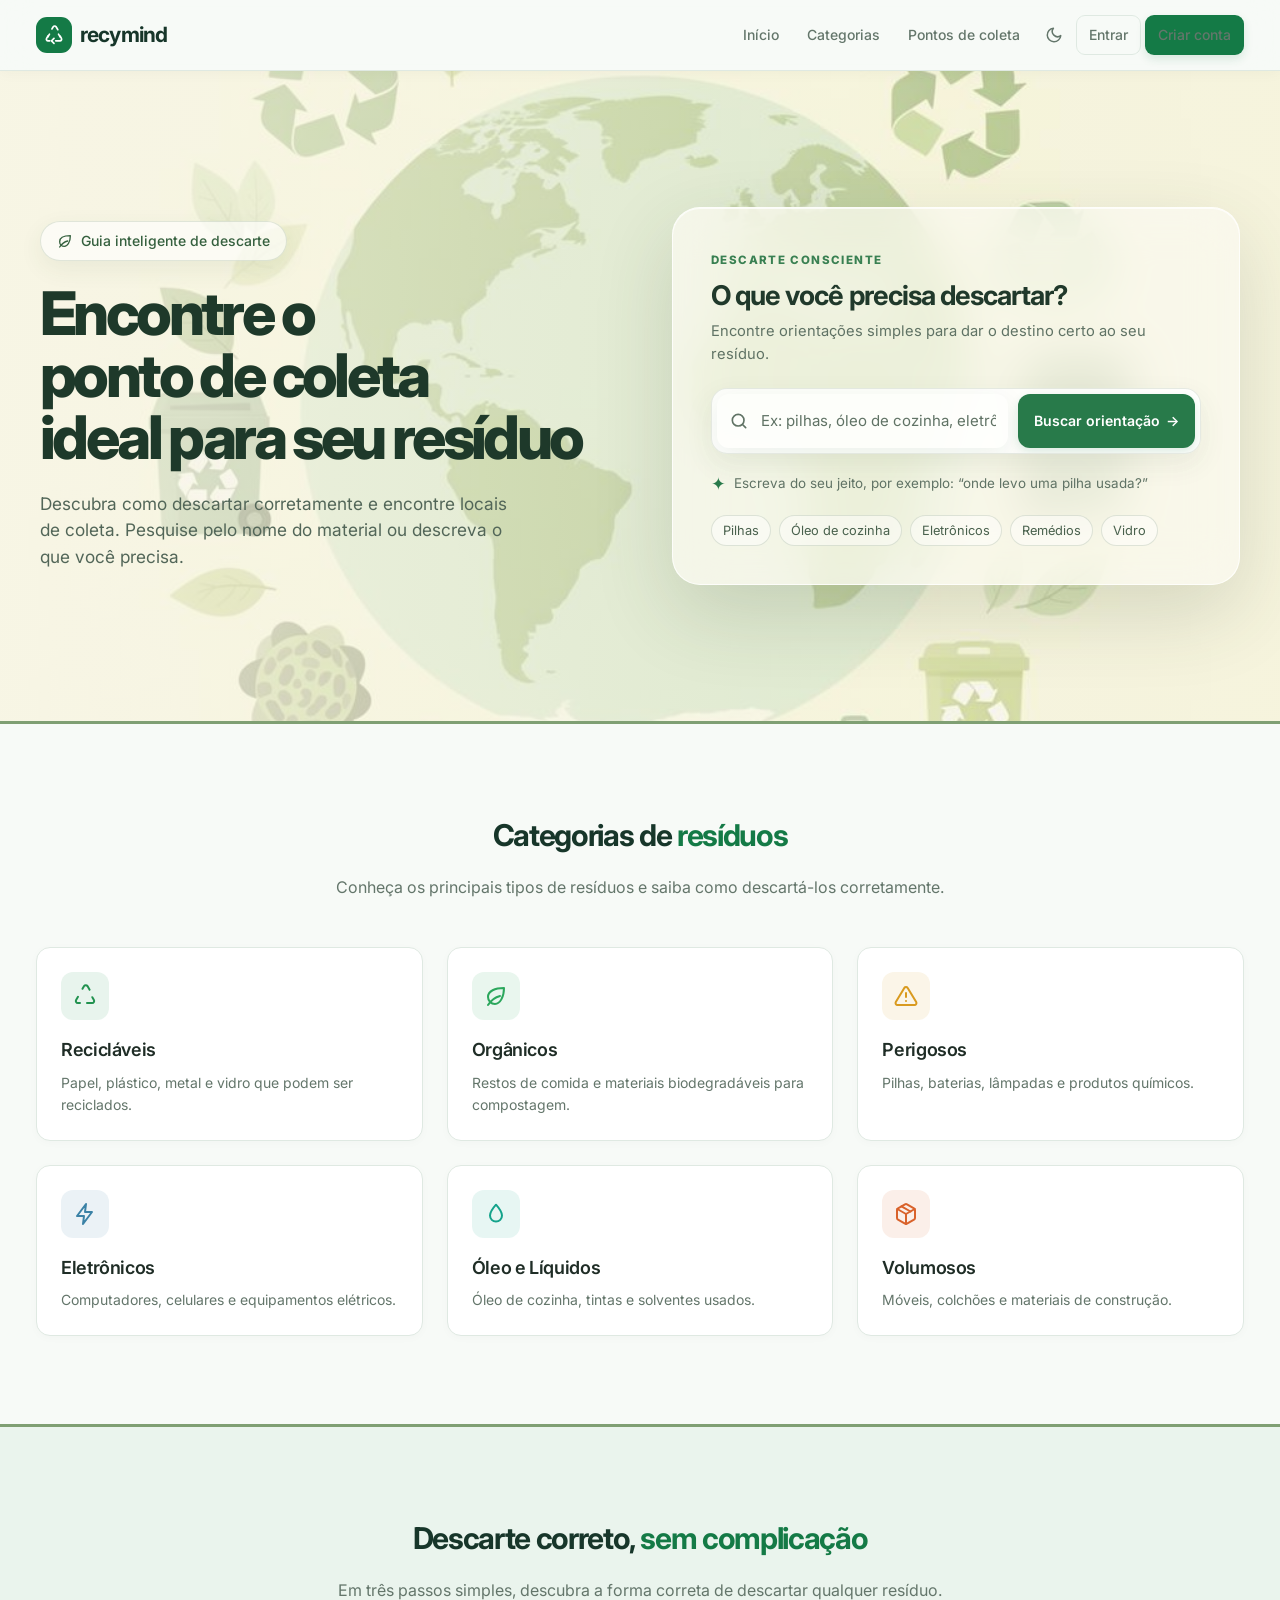
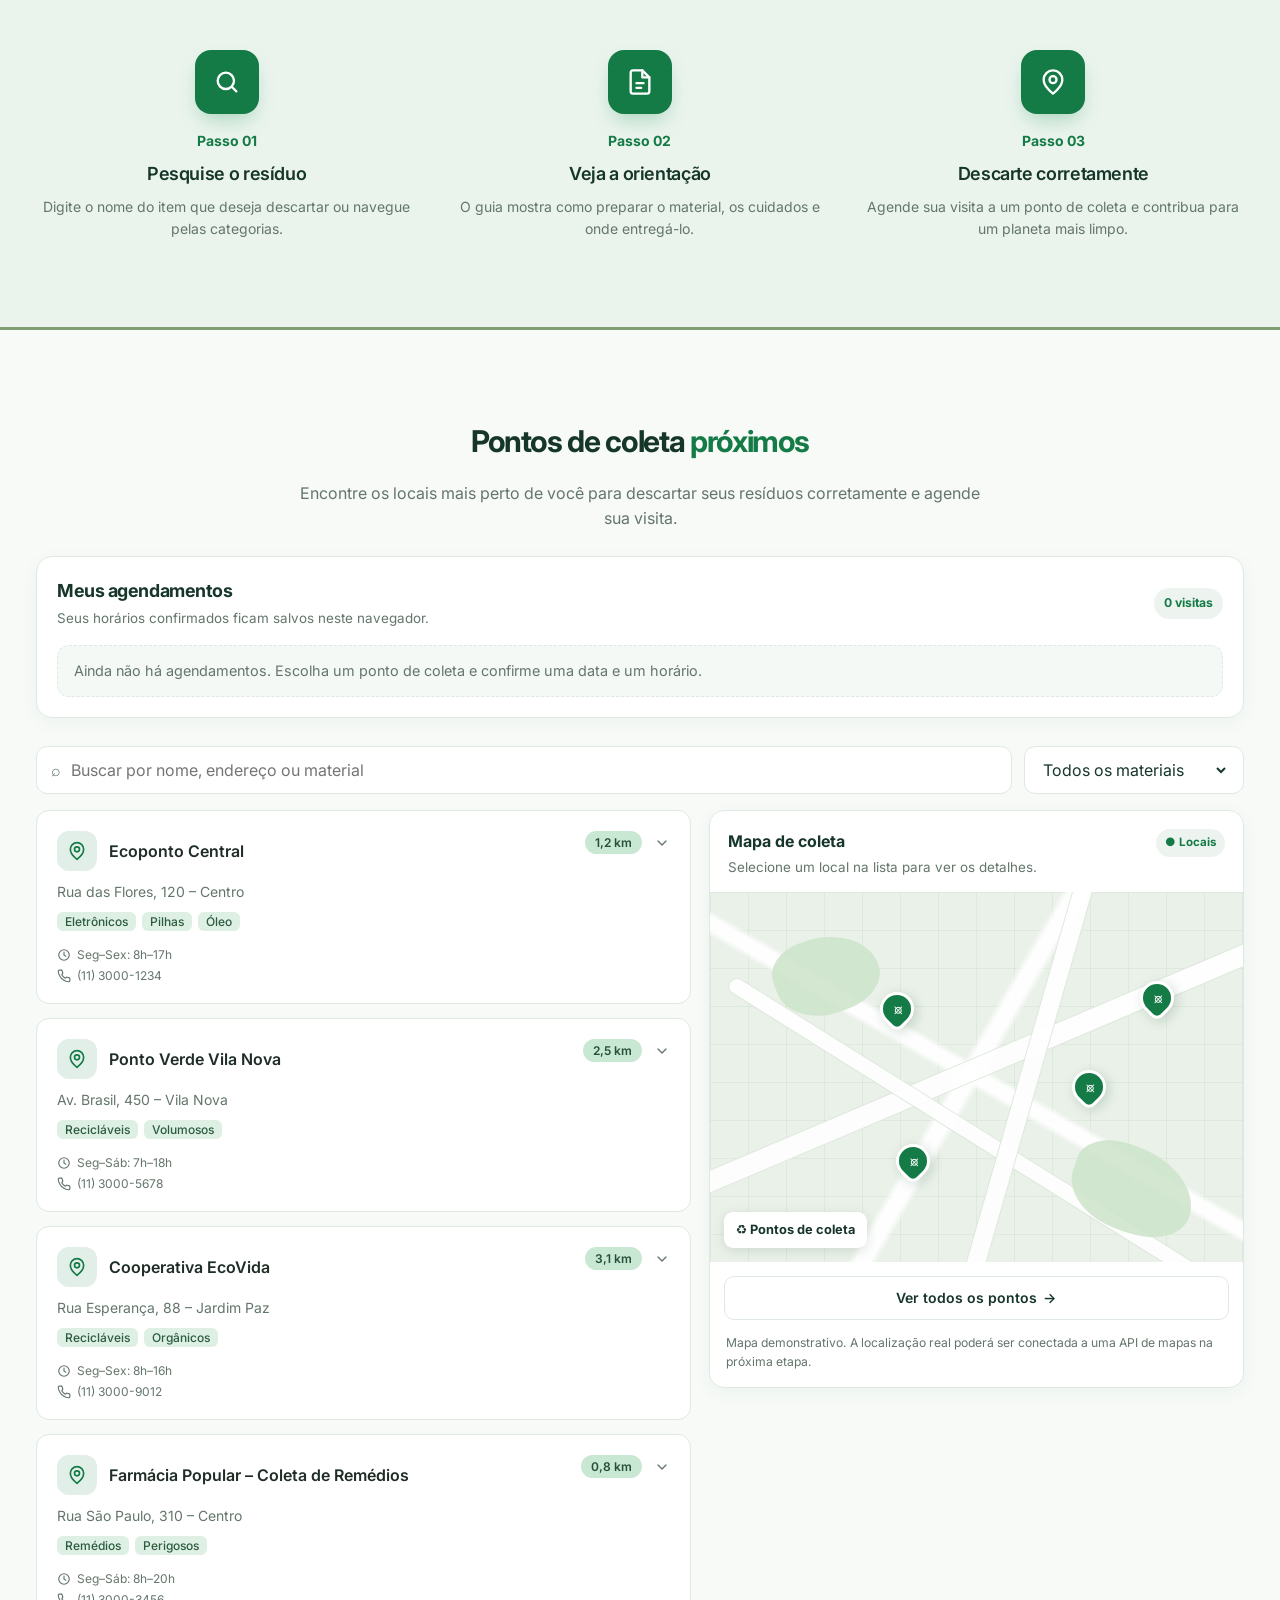
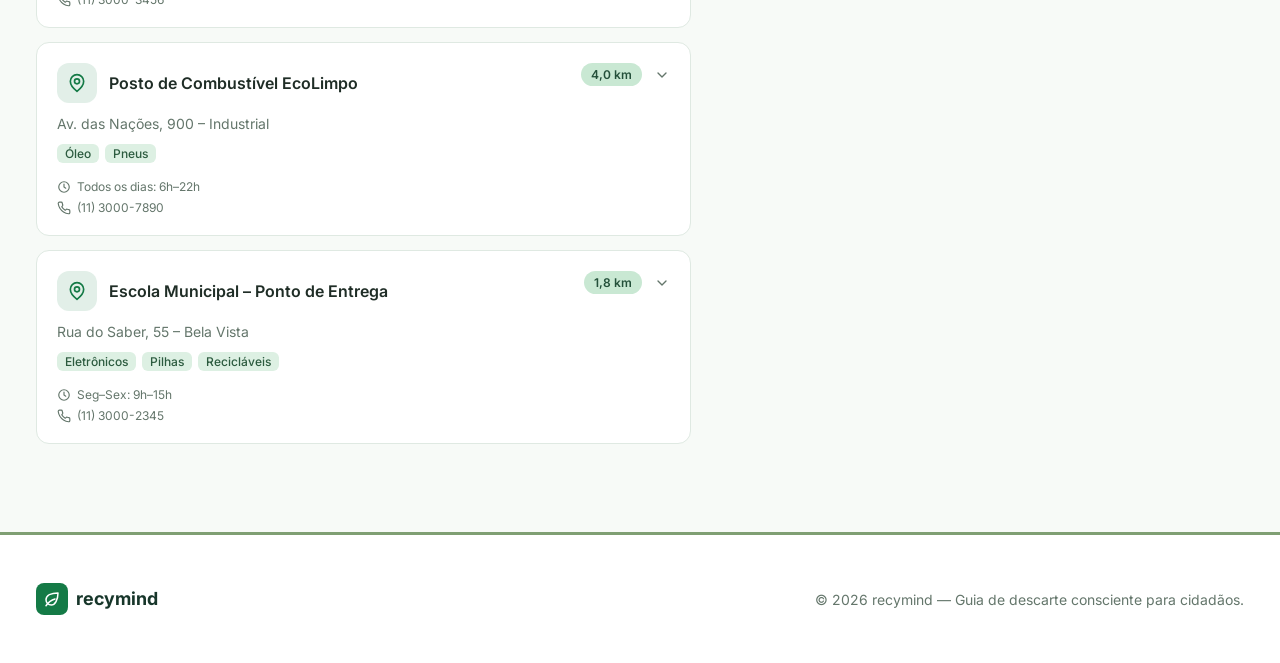
<file: TCC Recymind/index.html>
<!DOCTYPE html>
<html lang="pt-BR" class="dark">
<head>
  <meta charset="utf-8" />
  <meta name="viewport" content="width=device-width, initial-scale=1" />
  <title>recymind – Guia de Descarte Correto de Resíduos</title>
  <meta name="description" content="Guia prático com orientações de descarte para recicláveis, orgânicos, perigosos, eletrônicos, óleo e volumosos, além de pontos de coleta com agendamento." />
  <link rel="preconnect" href="https://fonts.googleapis.com" />
  <link rel="preconnect" href="https://fonts.gstatic.com" crossorigin />
  <link rel="stylesheet" href="https://fonts.googleapis.com/css2?family=Inter:wght@400;500;600;700;800&display=swap" />
  <link rel="stylesheet" href="css/base.css" />
  <link rel="stylesheet" href="css/index.css" />
  <script src="js/tema.js"></script>
  <script src="js/sessao.js"></script>
  <link rel="stylesheet" href="css/visual-refresh.css" />
</head>
<body>
  <nav class="navbar">
    <div class="inner">
      <a class="brand" href="index.html">
        <span class="mark">
          <svg width="20" height="20" viewBox="0 0 24 24" fill="none" stroke="currentColor" stroke-width="2"
            stroke-linecap="round" stroke-linejoin="round">
            <path d="M7 19H4.8a2 2 0 0 1-1.7-3l1.9-3.2" />
            <path d="m9.5 4.8 1.6-2.7a2 2 0 0 1 3.4 0l2.1 3.6" />
            <path d="M14 19h5.2a2 2 0 0 0 1.7-3l-1.6-2.8" />
            <path d="m6.6 11-2 3.4" />
            <path d="M17.4 11 19.5 14.5" />
            <path d="M12 22l-3-3 3-3" />
          </svg>
        </span>
        recymind
      </a>
      <div class="nav-links">
        <a href="index.html">Início</a>
        <a href="categorias.html">Categorias</a>
        <a href="pontos.html">Pontos de coleta</a>
        <button class="icon-btn" type="button" data-tema-toggle aria-label="Alternar tema"></button>
        <a href="login.html" class="btn btn-outline">Entrar</a>
        <a href="cadastro.html" class="btn btn-primary">Criar conta</a>
      </div>
    </div>
  </nav>
  
  <header class="hero">
    <div class="bg">
      <img src="img/hero-eco.jpg" alt="" />
      <div class="grad"></div>
    </div>
    <div class="inner">
      <div class="hero-layout">
        <div class="hero-copy">
          <span class="badge">
            <svg width="16" height="16" viewBox="0 0 24 24" fill="none" stroke="currentColor" stroke-width="2"
              stroke-linecap="round" stroke-linejoin="round">
              <path d="M11 20A7 7 0 0 1 4 13c0-6 7-9 16-9 0 9-4 16-9 16z" />
              <path d="M4 21c4-6 8-8 12-9" />
            </svg>
            Guia inteligente de descarte
          </span>
          <h1>Encontre o ponto de coleta <span>ideal para seu resíduo</span></h1>
          <p class="lead">Descubra como descartar corretamente e encontre locais de coleta. Pesquise pelo nome do material ou descreva o que você precisa.</p>
        </div>

        <div class="hero-search-panel">
          <div class="search-heading">
            <span class="search-eyebrow">DESCARTE CONSCIENTE</span>
            <h2>O que você precisa descartar?</h2>
            <p>Encontre orientações simples para dar o destino certo ao seu resíduo.</p>
          </div>

          <form class="search-form" id="form-busca" novalidate>
            <div class="field">
              <svg width="20" height="20" viewBox="0 0 24 24" fill="none" stroke="currentColor" stroke-width="2"
                stroke-linecap="round" stroke-linejoin="round">
                <circle cx="11" cy="11" r="7" />
                <path d="m20 20-3.5-3.5" />
              </svg>
              <input type="text" name="residuo" placeholder="Ex: pilhas, óleo de cozinha, eletrônicos…" />
            </div>
            <button type="submit" class="btn btn-primary">Buscar orientação <span aria-hidden="true">→</span></button>
          </form>

          <p class="ai-hint"><span aria-hidden="true">✦</span> Escreva do seu jeito, por exemplo: “onde levo uma pilha usada?”</p>
          <div class="tags">
            <button type="button" data-sugestao="Pilhas">Pilhas</button>
            <button type="button" data-sugestao="Óleo de cozinha">Óleo de cozinha</button>
            <button type="button" data-sugestao="Eletrônicos">Eletrônicos</button>
            <button type="button" data-sugestao="Remédios">Remédios</button>
            <button type="button" data-sugestao="Vidro">Vidro</button>
          </div>

          <div id="resultado-busca" class="resultado-wrap"></div>
        </div>
      </div>
    </div>
  </header>
  
  <section class="section" id="categorias">
    <div class="container">
      <h2 class="section-title">Categorias de <span class="text-green">resíduos</span></h2>
      <p class="section-subtitle">Conheça os principais tipos de resíduos e saiba como descartá-los corretamente.</p>
      <div class="grid-3">
        <article class="card card-hover cat">
          <span class="cat-icon c-green"><svg width="24" height="24" viewBox="0 0 24 24" fill="none" stroke="currentColor"
              stroke-width="2" stroke-linecap="round" stroke-linejoin="round">
              <path d="M7 19H4.8a2 2 0 0 1-1.7-3l1.9-3.2" />
              <path d="m9.5 4.8 1.6-2.7a2 2 0 0 1 3.4 0l2.1 3.6" />
              <path d="M14 19h5.2a2 2 0 0 0 1.7-3l-1.6-2.8" />
            </svg></span>
          <h3>Recicláveis</h3>
          <p>Papel, plástico, metal e vidro que podem ser reciclados.</p>
        </article>
        <article class="card card-hover cat">
          <span class="cat-icon c-leaf"><svg width="24" height="24" viewBox="0 0 24 24" fill="none" stroke="currentColor"
              stroke-width="2" stroke-linecap="round" stroke-linejoin="round">
              <path d="M11 20A7 7 0 0 1 4 13c0-6 7-9 16-9 0 9-4 16-9 16z" />
              <path d="M4 21c4-6 8-8 12-9" />
            </svg></span>
          <h3>Orgânicos</h3>
          <p>Restos de comida e materiais biodegradáveis para compostagem.</p>
        </article>
        <article class="card card-hover cat">
          <span class="cat-icon c-warn"><svg width="24" height="24" viewBox="0 0 24 24" fill="none" stroke="currentColor"
              stroke-width="2" stroke-linecap="round" stroke-linejoin="round">
              <path d="M10.3 3.9 1.8 18a2 2 0 0 0 1.7 3h17a2 2 0 0 0 1.7-3L13.7 3.9a2 2 0 0 0-3.4 0z" />
              <path d="M12 9v4M12 17h.01" />
            </svg></span>
          <h3>Perigosos</h3>
          <p>Pilhas, baterias, lâmpadas e produtos químicos.</p>
        </article>
        <article class="card card-hover cat">
          <span class="cat-icon c-blue"><svg width="24" height="24" viewBox="0 0 24 24" fill="none" stroke="currentColor"
              stroke-width="2" stroke-linecap="round" stroke-linejoin="round">
              <path d="M13 2 4 14h7l-1 8 9-12h-7z" />
            </svg></span>
          <h3>Eletrônicos</h3>
          <p>Computadores, celulares e equipamentos elétricos.</p>
        </article>
        <article class="card card-hover cat">
          <span class="cat-icon c-teal"><svg width="24" height="24" viewBox="0 0 24 24" fill="none" stroke="currentColor"
              stroke-width="2" stroke-linecap="round" stroke-linejoin="round">
              <path d="M12 2.7S6 9.4 6 13.6a6 6 0 0 0 12 0C18 9.4 12 2.7 12 2.7z" />
            </svg></span>
          <h3>Óleo e Líquidos</h3>
          <p>Óleo de cozinha, tintas e solventes usados.</p>
        </article>
        <article class="card card-hover cat">
          <span class="cat-icon c-orange"><svg width="24" height="24" viewBox="0 0 24 24" fill="none"
              stroke="currentColor" stroke-width="2" stroke-linecap="round" stroke-linejoin="round">
              <path d="m7.5 4.3 9 5.2" />
              <path
                d="M21 16V8a2 2 0 0 0-1-1.7l-7-4a2 2 0 0 0-2 0l-7 4A2 2 0 0 0 3 8v8a2 2 0 0 0 1 1.7l7 4a2 2 0 0 0 2 0l7-4A2 2 0 0 0 21 16z" />
              <path d="M3.3 7 12 12l8.7-5M12 22V12" />
            </svg></span>
          <h3>Volumosos</h3>
          <p>Móveis, colchões e materiais de construção.</p>
        </article>
      </div>
    </div>
  </section>
  
  <section class="section alt">
    <div class="container">
      <h2 class="section-title">Descarte correto, <span class="text-green">sem complicação</span></h2>
      <p class="section-subtitle">Em três passos simples, descubra a forma correta de descartar qualquer resíduo.</p>
      <div class="steps">
        <div class="step">
          <div class="num"><svg width="28" height="28" viewBox="0 0 24 24" fill="none" stroke="currentColor"
              stroke-width="2" stroke-linecap="round" stroke-linejoin="round">
              <circle cx="11" cy="11" r="7" />
              <path d="m20 20-3.5-3.5" />
            </svg></div>
          <span class="passo">Passo 01</span>
          <h3>Pesquise o resíduo</h3>
          <p>Digite o nome do item que deseja descartar ou navegue pelas categorias.</p>
        </div>
        <div class="step">
          <div class="num"><svg width="28" height="28" viewBox="0 0 24 24" fill="none" stroke="currentColor"
              stroke-width="2" stroke-linecap="round" stroke-linejoin="round">
              <path d="M14 2H6a2 2 0 0 0-2 2v16a2 2 0 0 0 2 2h12a2 2 0 0 0 2-2V8z" />
              <path d="M14 2v6h6M9 13h6M9 17h4" />
            </svg></div>
          <span class="passo">Passo 02</span>
          <h3>Veja a orientação</h3>
          <p>O guia mostra como preparar o material, os cuidados e onde entregá-lo.</p>
        </div>
        <div class="step">
          <div class="num"><svg width="28" height="28" viewBox="0 0 24 24" fill="none" stroke="currentColor"
              stroke-width="2" stroke-linecap="round" stroke-linejoin="round">
              <path d="M20 10c0 6-8 12-8 12s-8-6-8-12a8 8 0 0 1 16 0z" />
              <circle cx="12" cy="10" r="3" />
            </svg></div>
          <span class="passo">Passo 03</span>
          <h3>Descarte corretamente</h3>
          <p>Agende sua visita a um ponto de coleta e contribua para um planeta mais limpo.</p>
        </div>
      </div>
    </div>
  </section>
  
  <section class="section" id="pontos">
    <div class="container">
      <h2 class="section-title">Pontos de coleta <span class="text-green">próximos</span></h2>
      <p class="section-subtitle">Encontre os locais mais perto de você para descartar seus resíduos corretamente e agende
        sua visita.</p>
      <div class="my-bookings" id="meus-agendamentos" aria-labelledby="titulo-agendamentos">
        <div class="bookings-heading">
          <div>
            <h2 id="titulo-agendamentos">Meus agendamentos</h2>
            <p>Seus horários confirmados ficam salvos neste navegador.</p>
          </div>
          <span class="booking-count" id="total-agendamentos">0 visitas</span>
        </div>
        <div class="bookings-list" id="lista-agendamentos" aria-live="polite"></div>
      </div>
      <div class="point-tools">
        <label class="filter-search"><span aria-hidden="true">⌕</span><input id="filtro-pontos-texto" type="search"
            placeholder="Buscar por nome, endereço ou material" aria-label="Buscar pontos de coleta"></label>
        <label class="filter-select"><span class="sr-only">Filtrar por material</span><select id="filtro-material">
            <option value="">Todos os materiais</option>
            <option>Recicláveis</option>
            <option>Eletrônicos</option>
            <option>Pilhas</option>
            <option>Óleo</option>
            <option>Orgânicos</option>
            <option>Remédios</option>
            <option>Perigosos</option>
            <option>Volumosos</option>
            <option>Pneus</option>
          </select></label>
      </div>
      <div class="points-layout">
        <div class="pontos" id="lista-pontos"></div>
        <aside class="map-panel" aria-label="Mapa ilustrativo dos pontos de coleta">
          <div class="map-top">
            <div><strong>Mapa de coleta</strong>
              <p>Selecione um local na lista para ver os detalhes.</p>
            </div><span class="map-live">● Locais</span>
          </div>
          <div class="map-art" role="img" aria-label="Prévia ilustrativa de mapa com pontos de coleta">
            <div class="map-road road-a"></div>
            <div class="map-road road-b"></div>
            <div class="map-road road-c"></div>
            <div class="map-park park-a"></div>
            <div class="map-park park-b"></div><span class="map-pin pin-a">⌖</span><span
              class="map-pin pin-b">⌖</span><span class="map-pin pin-c">⌖</span><span class="map-pin pin-d">⌖</span>
            <div class="map-note">♻ Pontos de coleta</div>
          </div>
          <a class="btn btn-outline map-link" href="pontos.html">Ver todos os pontos <span aria-hidden="true">→</span></a>
          <p class="map-disclaimer">Mapa demonstrativo. A localização real poderá ser conectada a uma API de mapas na
            próxima etapa.</p>
        </aside>
      </div>
    </div>
  </section>
  
  <footer class="footer">
    <div class="container inner">
      <div class="fbrand">
        <span class="mark"><svg width="18" height="18" viewBox="0 0 24 24" fill="none" stroke="currentColor"
            stroke-width="2" stroke-linecap="round" stroke-linejoin="round">
            <path d="M11 20A7 7 0 0 1 4 13c0-6 7-9 16-9 0 9-4 16-9 16z" />
            <path d="M4 21c4-6 8-8 12-9" />
          </svg></span>
        recymind
      </div>
      <p>© 2026 recymind — Guia de descarte consciente para cidadãos.</p>
    </div>
  </footer>
  
  <div class="toast-wrap"></div>
  <script src="js/aviso.js"></script>
  <script src="js/busca.js"></script>
  <script src="js/pontos.js"></script>
  </body>
  
  </html>
</file>
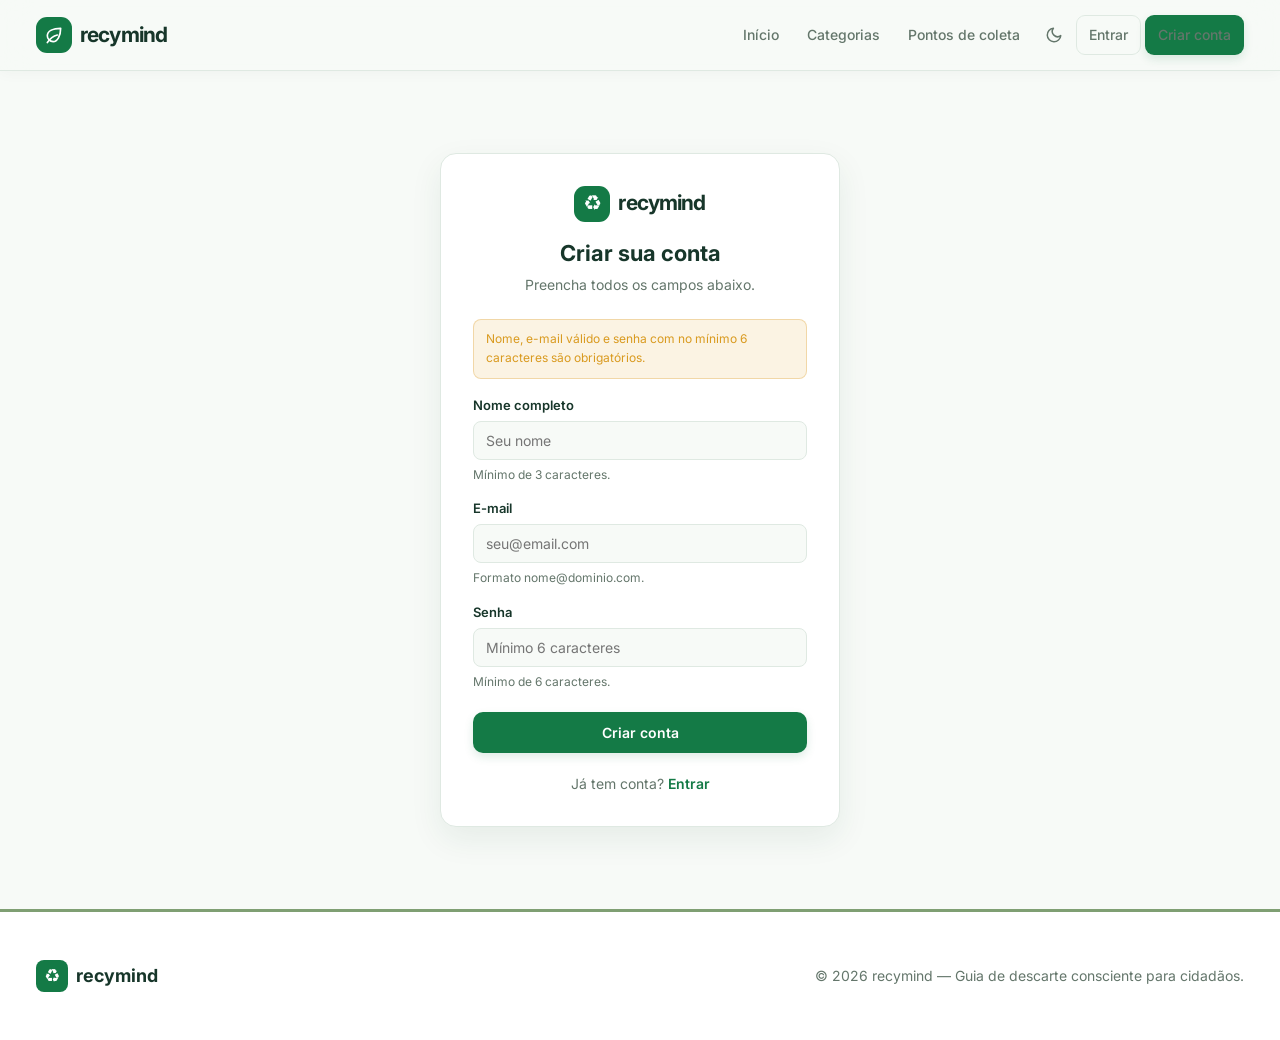
<file: TCC Recymind/cadastro.html>
<!DOCTYPE html>
<html lang="pt-BR" class="dark">
<head>
  <meta charset="utf-8" />
  <meta name="viewport" content="width=device-width, initial-scale=1" />
  <title>Criar conta – recymind</title>
  <meta name="description" content="Cadastre-se no recymind e organize seus agendamentos de descarte de resíduos." />
  <link rel="stylesheet" href="https://fonts.googleapis.com/css2?family=Inter:wght@400;500;600;700;800&display=swap" />
  <link rel="stylesheet" href="css/base.css" />
  <link rel="stylesheet" href="css/auth.css" />
  <script src="js/tema.js"></script>
  <script src="js/sessao.js"></script>
  <link rel="stylesheet" href="css/visual-refresh.css" />
</head>
<body>
  <nav class="navbar"><div class="inner"><a class="brand" href="index.html"><span class="mark"><svg width="20" height="20" viewBox="0 0 24 24" fill="none" stroke="currentColor" stroke-width="2" stroke-linecap="round" stroke-linejoin="round"><path d="M11 20A7 7 0 0 1 4 13c0-6 7-9 16-9 0 9-4 16-9 16z"/><path d="M4 21c4-6 8-8 12-9"/></svg></span> recymind</a><div class="nav-links"><a href="index.html">Início</a><a href="categorias.html">Categorias</a><a href="pontos.html">Pontos de coleta</a><button class="icon-btn" type="button" data-tema-toggle aria-label="Alternar tema"></button><a href="login.html" class="btn btn-outline">Entrar</a><a href="cadastro.html" class="btn btn-primary">Criar conta</a></div></div></nav>

  <main class="auth-wrap">
    <div class="auth-box">
      <div class="auth-head">
        <div class="brand"><span class="mark">♻</span> recymind</div>
        <h1>Criar sua conta</h1>
        <p>Preencha todos os campos abaixo.</p>
      </div>

      <p class="required-note">Nome, e-mail válido e senha com no mínimo 6 caracteres são obrigatórios.</p>

      <form action="erro-campos.html" method="get" novalidate data-validar data-sucesso="Cadastro realizado com sucesso!">
        <div class="form-field">
          <label for="nome">Nome completo</label>
          <input id="nome" name="nome" type="text" placeholder="Seu nome" minlength="3" required />
          <small>Mínimo de 3 caracteres.</small>
        </div>
        <div class="form-field">
          <label for="email">E-mail</label>
          <input id="email" name="email" type="email" placeholder="seu@email.com" required />
          <small>Formato nome@dominio.com.</small>
        </div>
        <div class="form-field">
          <label for="senha">Senha</label>
          <input id="senha" name="senha" type="password" placeholder="Mínimo 6 caracteres" minlength="6" required />
          <small>Mínimo de 6 caracteres.</small>
        </div>
        <button class="btn btn-primary" type="submit">Criar conta</button>
      </form>

      <p id="aviso-sucesso" class="aviso-sucesso"></p>
      <p class="auth-alt">Já tem conta? <a href="login.html">Entrar</a></p>
    </div>
  </main>

  <footer class="footer"><div class="container inner"><div class="fbrand"><span class="mark">♻</span> recymind</div><p>© 2026 recymind — Guia de descarte consciente para cidadãos.</p></div></footer>
  <script src="js/aviso.js"></script>
  <script src="js/validacao.js"></script>
</body>
</html>
</file>
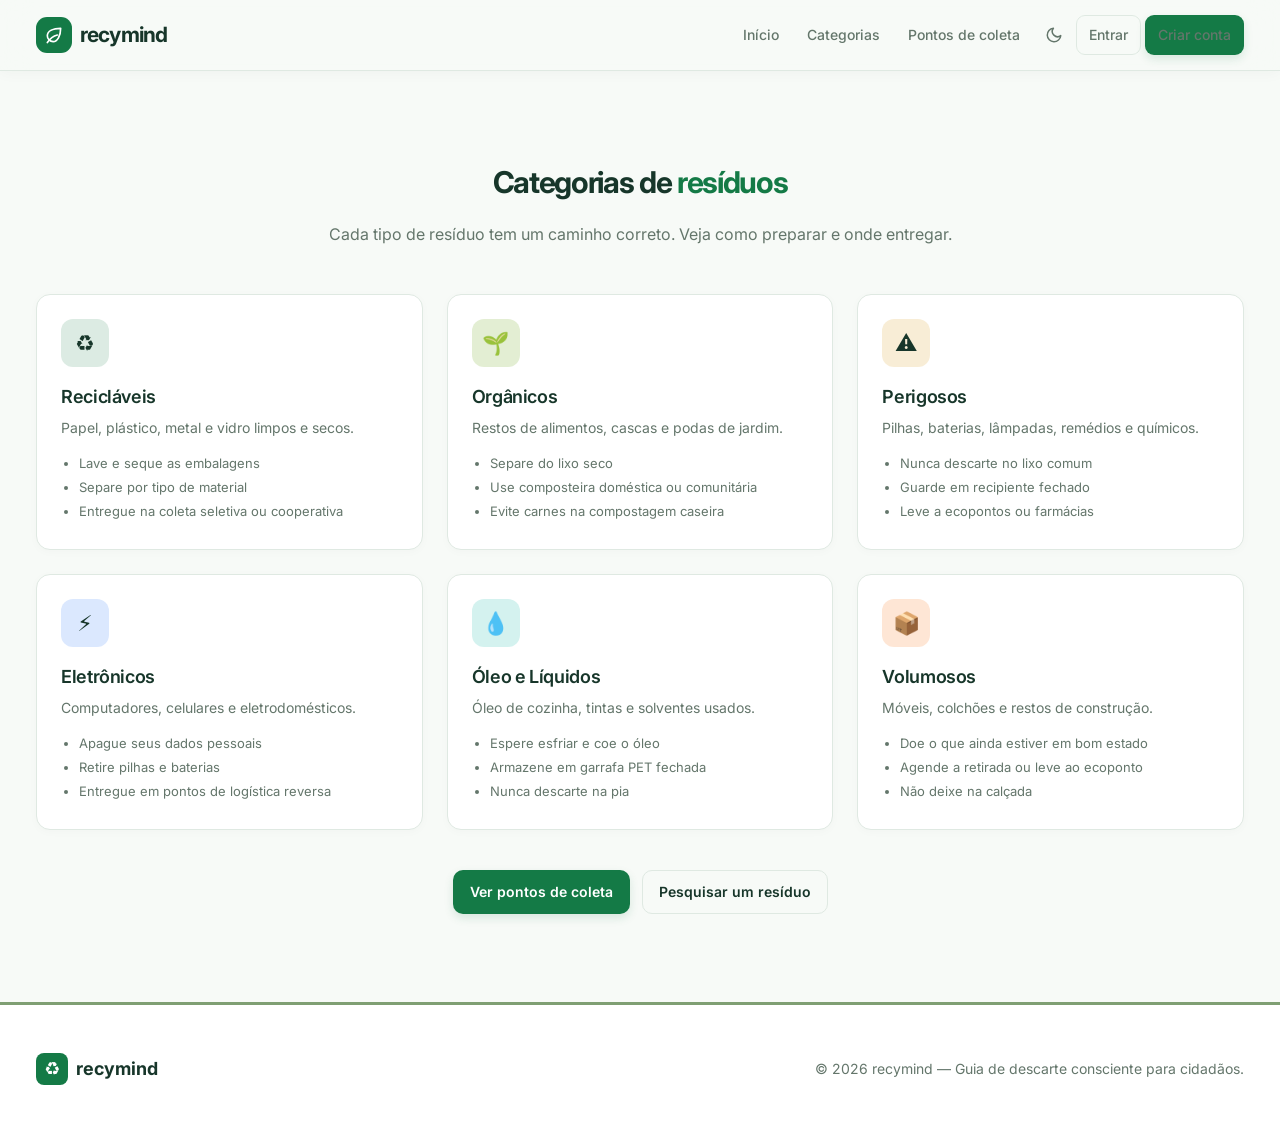
<file: TCC Recymind/categorias.html>
<!DOCTYPE html>
<html lang="pt-BR" class="dark">
<head>
  <meta charset="utf-8" />
  <meta name="viewport" content="width=device-width, initial-scale=1" />
  <title>Categorias de resíduos – recymind</title>
  <meta name="description" content="Veja as categorias de resíduos e como descartar cada tipo corretamente." />
  <link rel="stylesheet" href="https://fonts.googleapis.com/css2?family=Inter:wght@400;500;600;700;800&display=swap" />
  <link rel="stylesheet" href="css/base.css" />
  <link rel="stylesheet" href="css/categorias.css" />
  <script src="js/tema.js"></script>
  <script src="js/sessao.js"></script>
  <link rel="stylesheet" href="css/visual-refresh.css" />
</head>
<body>
  <nav class="navbar">
    <div class="inner">
      <a class="brand" href="index.html"><span class="mark"><svg width="20" height="20" viewBox="0 0 24 24" fill="none" stroke="currentColor" stroke-width="2" stroke-linecap="round" stroke-linejoin="round"><path d="M11 20A7 7 0 0 1 4 13c0-6 7-9 16-9 0 9-4 16-9 16z"/><path d="M4 21c4-6 8-8 12-9"/></svg></span> recymind</a>
      <div class="nav-links">
        <a href="index.html">Início</a>
        <a href="categorias.html">Categorias</a>
        <a href="pontos.html">Pontos de coleta</a>
        <button class="icon-btn" type="button" data-tema-toggle aria-label="Alternar tema"></button>
        <a href="login.html" class="btn btn-outline">Entrar</a>
        <a href="cadastro.html" class="btn btn-primary">Criar conta</a>
      </div>
    </div>
  </nav>

  <section class="section">
    <div class="container">
      <h1 class="section-title">Categorias de <span class="text-green">resíduos</span></h1>
      <p class="section-subtitle">Cada tipo de resíduo tem um caminho correto. Veja como preparar e onde entregar.</p>

      <div class="grid-3">
        <article class="card card-hover cat">
          <span class="cat-icon c-green">♻</span>
          <h3>Recicláveis</h3>
          <p>Papel, plástico, metal e vidro limpos e secos.</p>
          <ul>
            <li>Lave e seque as embalagens</li>
            <li>Separe por tipo de material</li>
            <li>Entregue na coleta seletiva ou cooperativa</li>
          </ul>
        </article>
        <article class="card card-hover cat">
          <span class="cat-icon c-leaf">🌱</span>
          <h3>Orgânicos</h3>
          <p>Restos de alimentos, cascas e podas de jardim.</p>
          <ul>
            <li>Separe do lixo seco</li>
            <li>Use composteira doméstica ou comunitária</li>
            <li>Evite carnes na compostagem caseira</li>
          </ul>
        </article>
        <article class="card card-hover cat">
          <span class="cat-icon c-warn">⚠</span>
          <h3>Perigosos</h3>
          <p>Pilhas, baterias, lâmpadas, remédios e químicos.</p>
          <ul>
            <li>Nunca descarte no lixo comum</li>
            <li>Guarde em recipiente fechado</li>
            <li>Leve a ecopontos ou farmácias</li>
          </ul>
        </article>
        <article class="card card-hover cat">
          <span class="cat-icon c-blue">⚡</span>
          <h3>Eletrônicos</h3>
          <p>Computadores, celulares e eletrodomésticos.</p>
          <ul>
            <li>Apague seus dados pessoais</li>
            <li>Retire pilhas e baterias</li>
            <li>Entregue em pontos de logística reversa</li>
          </ul>
        </article>
        <article class="card card-hover cat">
          <span class="cat-icon c-teal">💧</span>
          <h3>Óleo e Líquidos</h3>
          <p>Óleo de cozinha, tintas e solventes usados.</p>
          <ul>
            <li>Espere esfriar e coe o óleo</li>
            <li>Armazene em garrafa PET fechada</li>
            <li>Nunca descarte na pia</li>
          </ul>
        </article>
        <article class="card card-hover cat">
          <span class="cat-icon c-orange">📦</span>
          <h3>Volumosos</h3>
          <p>Móveis, colchões e restos de construção.</p>
          <ul>
            <li>Doe o que ainda estiver em bom estado</li>
            <li>Agende a retirada ou leve ao ecoponto</li>
            <li>Não deixe na calçada</li>
          </ul>
        </article>
      </div>

      <div class="cta">
        <a class="btn btn-primary" href="pontos.html">Ver pontos de coleta</a>
        <a class="btn btn-outline" href="index.html">Pesquisar um resíduo</a>
      </div>
    </div>
  </section>

  <footer class="footer">
    <div class="container inner">
      <div class="fbrand"><span class="mark">♻</span> recymind</div>
      <p>© 2026 recymind — Guia de descarte consciente para cidadãos.</p>
    </div>
  </footer>
</body>
</html>
</file>
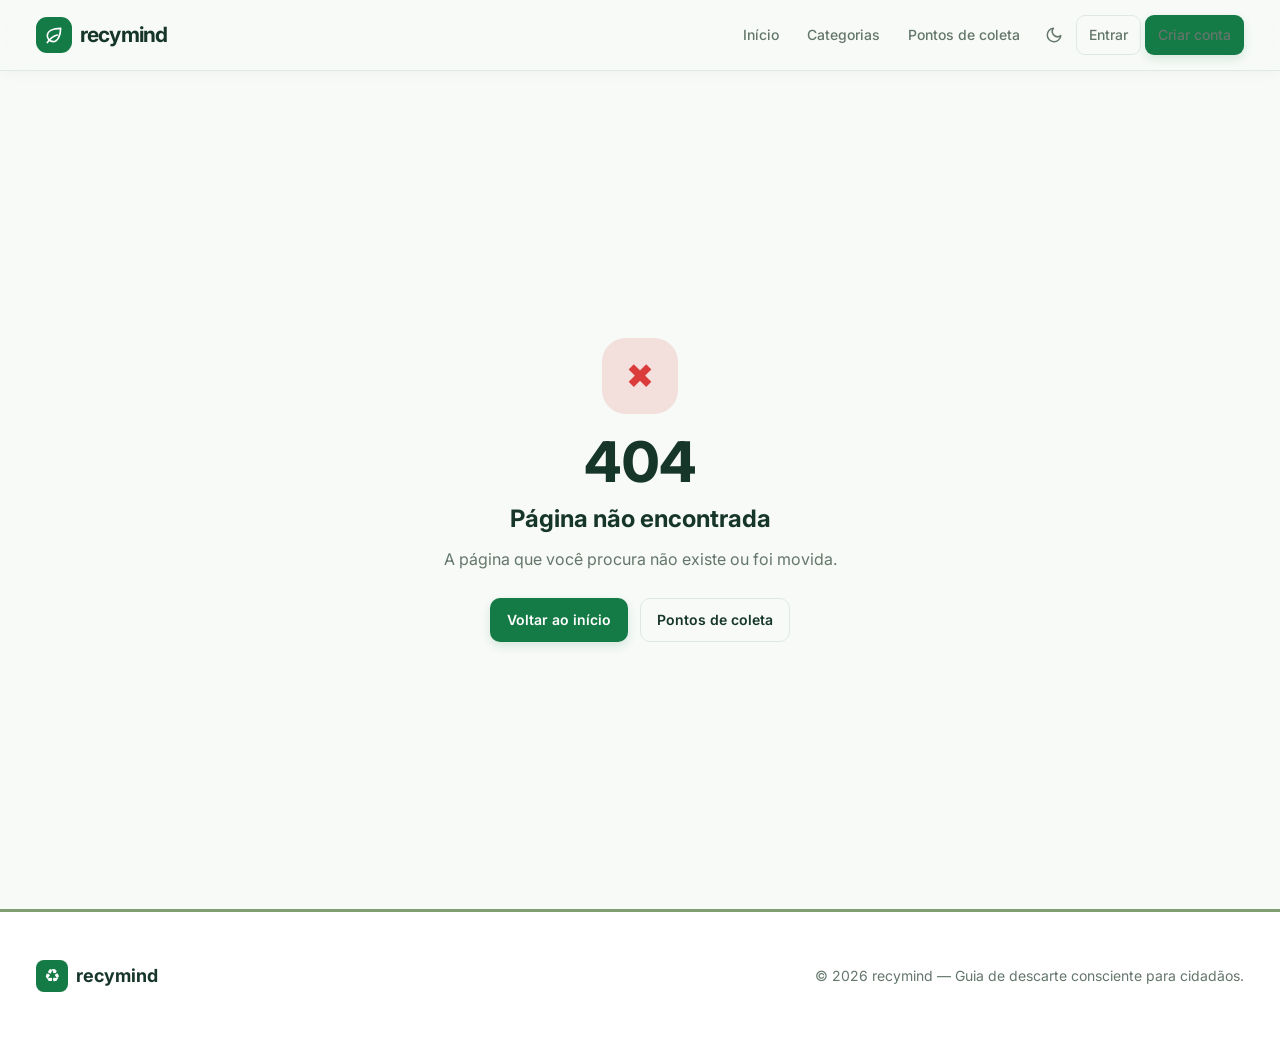
<file: TCC Recymind/erro-404.html>
<!DOCTYPE html>
<html lang="pt-BR" class="dark">
<head>
  <meta charset="utf-8" />
  <meta name="viewport" content="width=device-width, initial-scale=1" />
  <title>Página não encontrada (404) – recymind</title>
  <link rel="stylesheet" href="https://fonts.googleapis.com/css2?family=Inter:wght@400;500;600;700;800&display=swap" />
  <link rel="stylesheet" href="css/base.css" />
  <link rel="stylesheet" href="css/erro.css" />
  <script src="js/tema.js"></script>
  <link rel="stylesheet" href="css/visual-refresh.css" />
</head>
<body>
  <nav class="navbar"><div class="inner"><a class="brand" href="index.html"><span class="mark"><svg width="20" height="20" viewBox="0 0 24 24" fill="none" stroke="currentColor" stroke-width="2" stroke-linecap="round" stroke-linejoin="round"><path d="M11 20A7 7 0 0 1 4 13c0-6 7-9 16-9 0 9-4 16-9 16z"/><path d="M4 21c4-6 8-8 12-9"/></svg></span> recymind</a><div class="nav-links"><a href="index.html">Início</a><a href="categorias.html">Categorias</a><a href="pontos.html">Pontos de coleta</a><button class="icon-btn" type="button" data-tema-toggle aria-label="Alternar tema"></button><a href="login.html" class="btn btn-outline">Entrar</a><a href="cadastro.html" class="btn btn-primary">Criar conta</a></div></div></nav>

  <main class="error-wrap">
    <div class="error-box">
      <div class="error-icon">✖</div>
      <div class="error-code">404</div>

      <h1>Página não encontrada</h1>
      <p>A página que você procura não existe ou foi movida.</p>
      <div class="error-actions">
        <a class="btn btn-primary" href="index.html">Voltar ao início</a>
        <a class="btn btn-outline" href="pontos.html">Pontos de coleta</a>
      </div>
    </div>
  </main>

  <footer class="footer"><div class="container inner"><div class="fbrand"><span class="mark">♻</span> recymind</div><p>© 2026 recymind — Guia de descarte consciente para cidadãos.</p></div></footer>
</body>
</html>
</file>
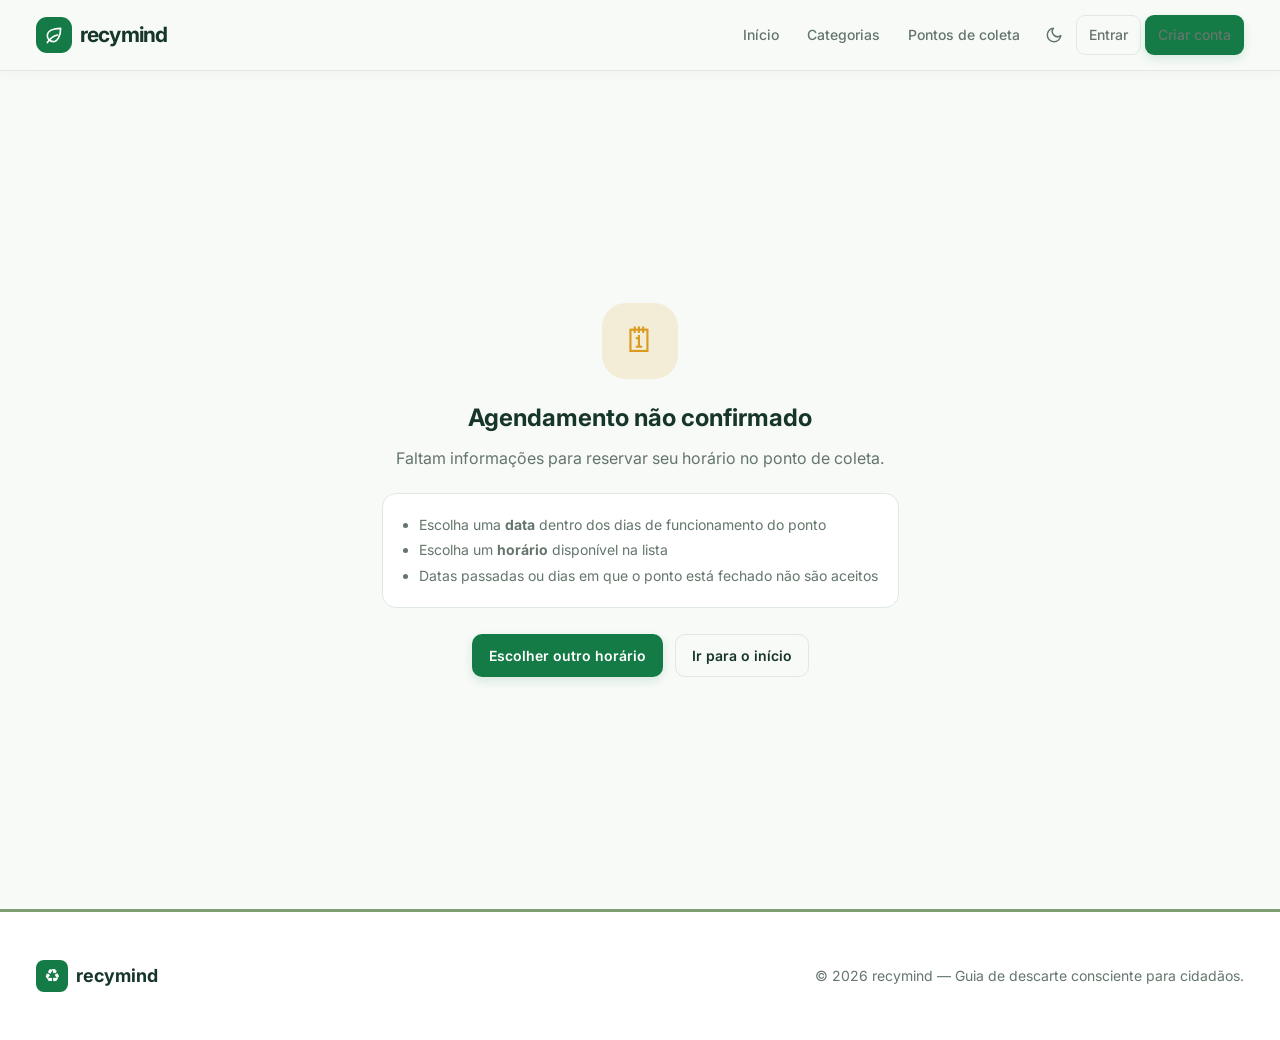
<file: TCC Recymind/erro-agendamento.html>
<!DOCTYPE html>
<html lang="pt-BR" class="dark">
<head>
  <meta charset="utf-8" />
  <meta name="viewport" content="width=device-width, initial-scale=1" />
  <title>Agendamento não confirmado – recymind</title>
  <link rel="stylesheet" href="https://fonts.googleapis.com/css2?family=Inter:wght@400;500;600;700;800&display=swap" />
  <link rel="stylesheet" href="css/base.css" />
  <link rel="stylesheet" href="css/erro.css" />
  <script src="js/tema.js"></script>
  <link rel="stylesheet" href="css/visual-refresh.css" />
</head>
<body>
  <nav class="navbar"><div class="inner"><a class="brand" href="index.html"><span class="mark"><svg width="20" height="20" viewBox="0 0 24 24" fill="none" stroke="currentColor" stroke-width="2" stroke-linecap="round" stroke-linejoin="round"><path d="M11 20A7 7 0 0 1 4 13c0-6 7-9 16-9 0 9-4 16-9 16z"/><path d="M4 21c4-6 8-8 12-9"/></svg></span> recymind</a><div class="nav-links"><a href="index.html">Início</a><a href="categorias.html">Categorias</a><a href="pontos.html">Pontos de coleta</a><button class="icon-btn" type="button" data-tema-toggle aria-label="Alternar tema"></button><a href="login.html" class="btn btn-outline">Entrar</a><a href="cadastro.html" class="btn btn-primary">Criar conta</a></div></div></nav>

  <main class="error-wrap">
    <div class="error-box">
      <div class="error-icon warn">🗓</div>
      <h1>Agendamento não confirmado</h1>
      <p>Faltam informações para reservar seu horário no ponto de coleta.</p>
      <ul class="error-list">
        <li>Escolha uma <strong>data</strong> dentro dos dias de funcionamento do ponto</li>
        <li>Escolha um <strong>horário</strong> disponível na lista</li>
        <li>Datas passadas ou dias em que o ponto está fechado não são aceitos</li>
      </ul>
      <div class="error-actions">
        <a class="btn btn-primary" href="pontos.html">Escolher outro horário</a>
        <a class="btn btn-outline" href="index.html">Ir para o início</a>
      </div>
    </div>
  </main>

  <footer class="footer"><div class="container inner"><div class="fbrand"><span class="mark">♻</span> recymind</div><p>© 2026 recymind — Guia de descarte consciente para cidadãos.</p></div></footer>
</body>
</html>
</file>
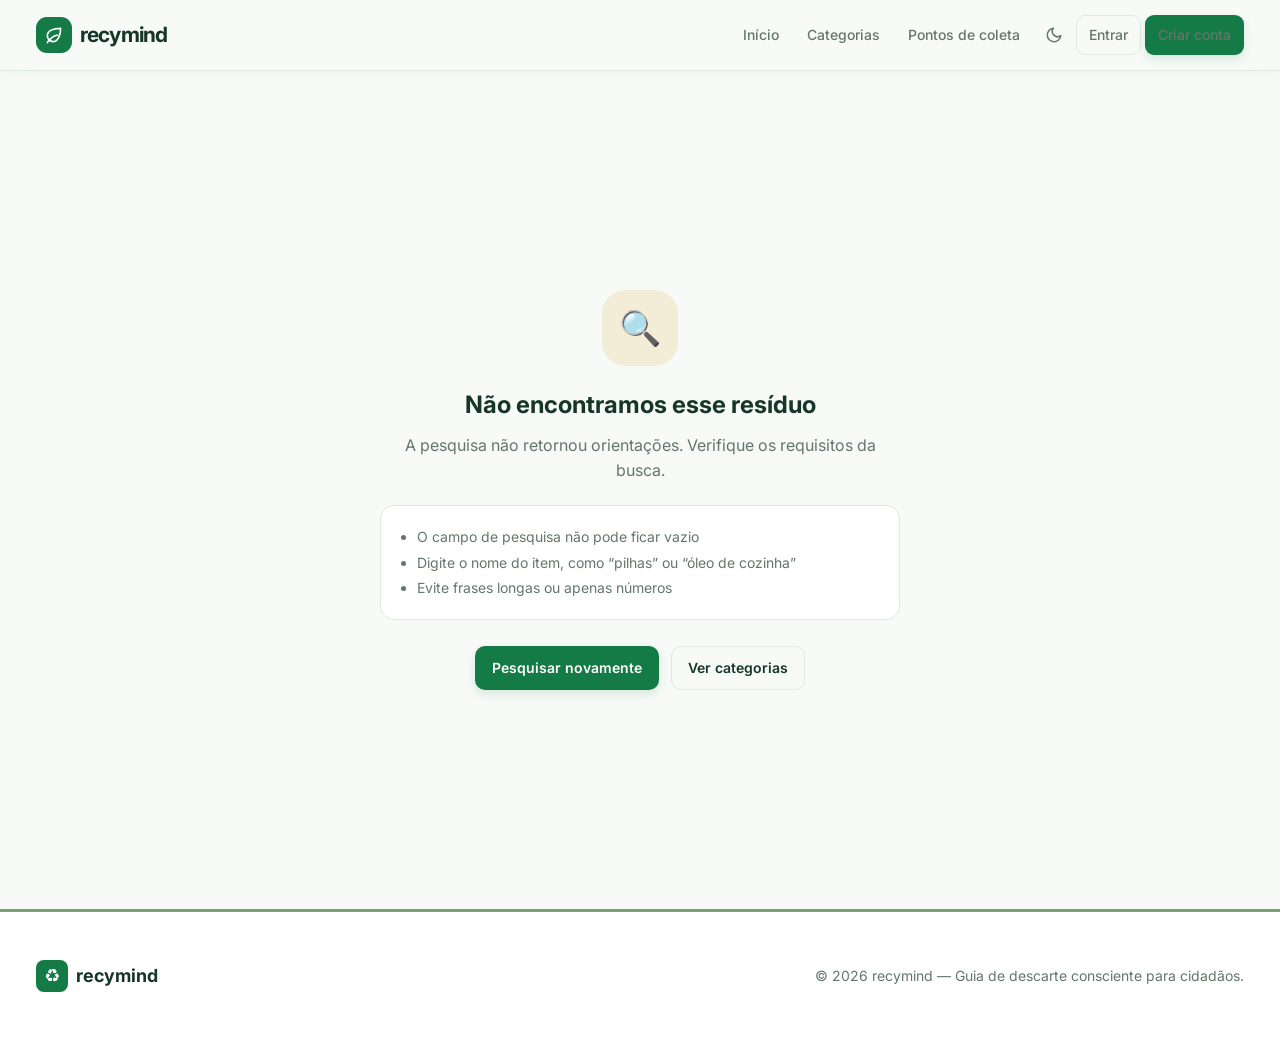
<file: TCC Recymind/erro-busca.html>
<!DOCTYPE html>
<html lang="pt-BR" class="dark">
<head>
  <meta charset="utf-8" />
  <meta name="viewport" content="width=device-width, initial-scale=1" />
  <title>Resíduo não encontrado – recymind</title>
  <link rel="stylesheet" href="https://fonts.googleapis.com/css2?family=Inter:wght@400;500;600;700;800&display=swap" />
  <link rel="stylesheet" href="css/base.css" />
  <link rel="stylesheet" href="css/erro.css" />
  <script src="js/tema.js"></script>
  <link rel="stylesheet" href="css/visual-refresh.css" />
</head>
<body>
  <nav class="navbar"><div class="inner"><a class="brand" href="index.html"><span class="mark"><svg width="20" height="20" viewBox="0 0 24 24" fill="none" stroke="currentColor" stroke-width="2" stroke-linecap="round" stroke-linejoin="round"><path d="M11 20A7 7 0 0 1 4 13c0-6 7-9 16-9 0 9-4 16-9 16z"/><path d="M4 21c4-6 8-8 12-9"/></svg></span> recymind</a><div class="nav-links"><a href="index.html">Início</a><a href="categorias.html">Categorias</a><a href="pontos.html">Pontos de coleta</a><button class="icon-btn" type="button" data-tema-toggle aria-label="Alternar tema"></button><a href="login.html" class="btn btn-outline">Entrar</a><a href="cadastro.html" class="btn btn-primary">Criar conta</a></div></div></nav>

  <main class="error-wrap">
    <div class="error-box">
      <div class="error-icon warn">🔍</div>
      <h1>Não encontramos esse resíduo</h1>
      <p>A pesquisa não retornou orientações. Verifique os requisitos da busca.</p>
      <ul class="error-list">
        <li>O campo de pesquisa não pode ficar vazio</li>
        <li>Digite o nome do item, como “pilhas” ou “óleo de cozinha”</li>
        <li>Evite frases longas ou apenas números</li>
      </ul>
      <div class="error-actions">
        <a class="btn btn-primary" href="index.html">Pesquisar novamente</a>
        <a class="btn btn-outline" href="categorias.html">Ver categorias</a>
      </div>
    </div>
  </main>

  <footer class="footer"><div class="container inner"><div class="fbrand"><span class="mark">♻</span> recymind</div><p>© 2026 recymind — Guia de descarte consciente para cidadãos.</p></div></footer>
</body>
</html>
</file>
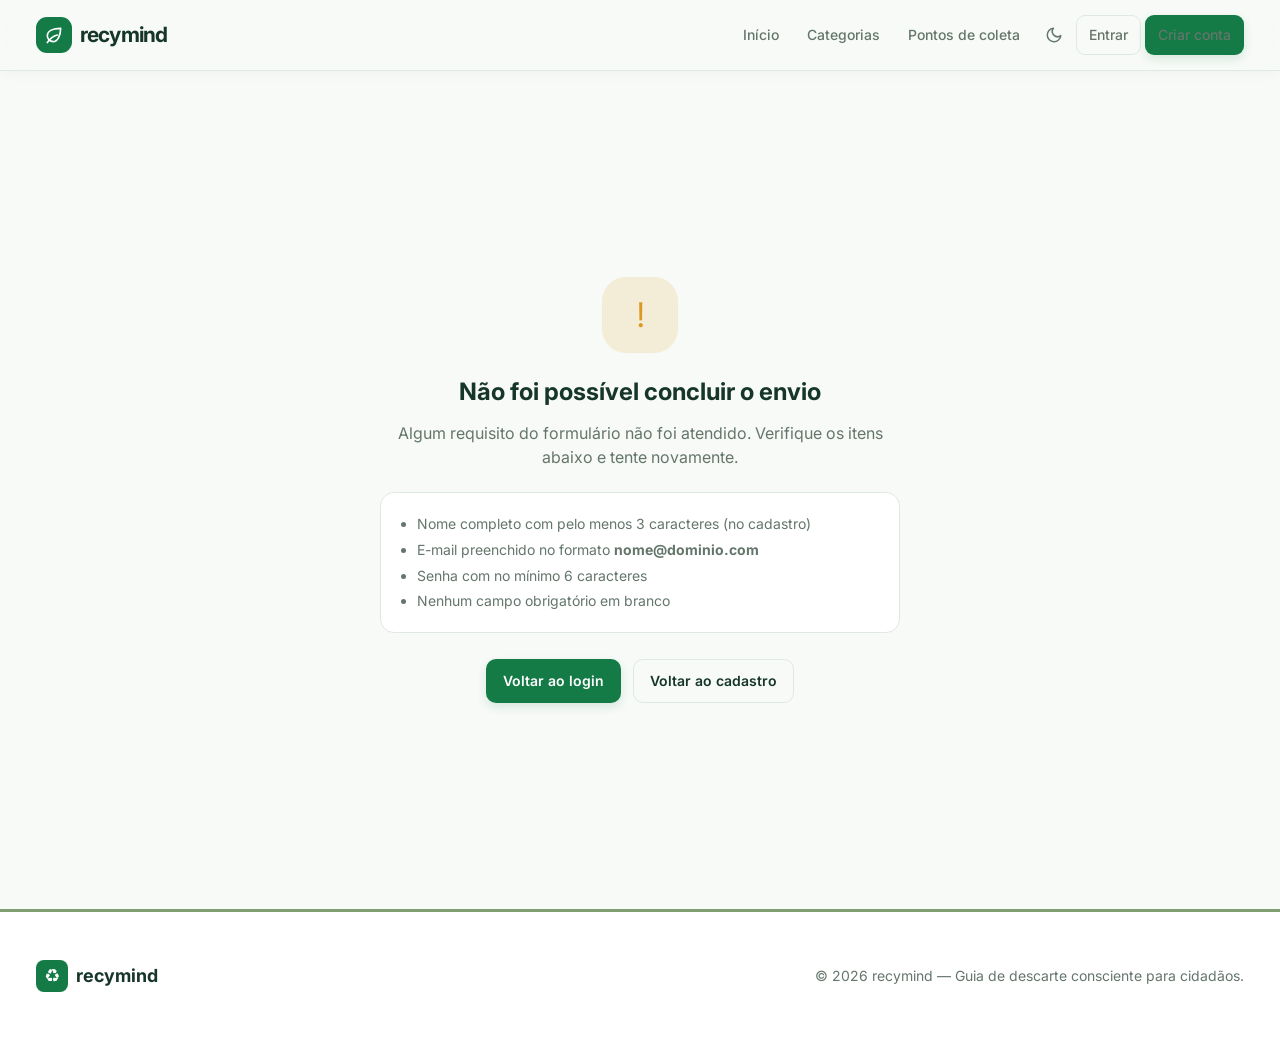
<file: TCC Recymind/erro-campos.html>
<!DOCTYPE html>
<html lang="pt-BR" class="dark">
<head>
  <meta charset="utf-8" />
  <meta name="viewport" content="width=device-width, initial-scale=1" />
  <title>Campos obrigatórios não preenchidos – recymind</title>
  <link rel="stylesheet" href="https://fonts.googleapis.com/css2?family=Inter:wght@400;500;600;700;800&display=swap" />
  <link rel="stylesheet" href="css/base.css" />
  <link rel="stylesheet" href="css/erro.css" />
  <script src="js/tema.js"></script>
  <link rel="stylesheet" href="css/visual-refresh.css" />
</head>
<body>
  <nav class="navbar"><div class="inner"><a class="brand" href="index.html"><span class="mark"><svg width="20" height="20" viewBox="0 0 24 24" fill="none" stroke="currentColor" stroke-width="2" stroke-linecap="round" stroke-linejoin="round"><path d="M11 20A7 7 0 0 1 4 13c0-6 7-9 16-9 0 9-4 16-9 16z"/><path d="M4 21c4-6 8-8 12-9"/></svg></span> recymind</a><div class="nav-links"><a href="index.html">Início</a><a href="categorias.html">Categorias</a><a href="pontos.html">Pontos de coleta</a><button class="icon-btn" type="button" data-tema-toggle aria-label="Alternar tema"></button><a href="login.html" class="btn btn-outline">Entrar</a><a href="cadastro.html" class="btn btn-primary">Criar conta</a></div></div></nav>

  <main class="error-wrap">
    <div class="error-box">
      <div class="error-icon warn">!</div>
      <h1>Não foi possível concluir o envio</h1>
      <p>Algum requisito do formulário não foi atendido. Verifique os itens abaixo e tente novamente.</p>
      <ul class="error-list">
        <li>Nome completo com pelo menos 3 caracteres (no cadastro)</li>
        <li>E-mail preenchido no formato <strong>nome@dominio.com</strong></li>
        <li>Senha com no mínimo 6 caracteres</li>
        <li>Nenhum campo obrigatório em branco</li>
      </ul>
      <div class="error-actions">
        <a class="btn btn-primary" href="login.html">Voltar ao login</a>
        <a class="btn btn-outline" href="cadastro.html">Voltar ao cadastro</a>
      </div>
    </div>
  </main>

  <footer class="footer"><div class="container inner"><div class="fbrand"><span class="mark">♻</span> recymind</div><p>© 2026 recymind — Guia de descarte consciente para cidadãos.</p></div></footer>
</body>
</html>
</file>
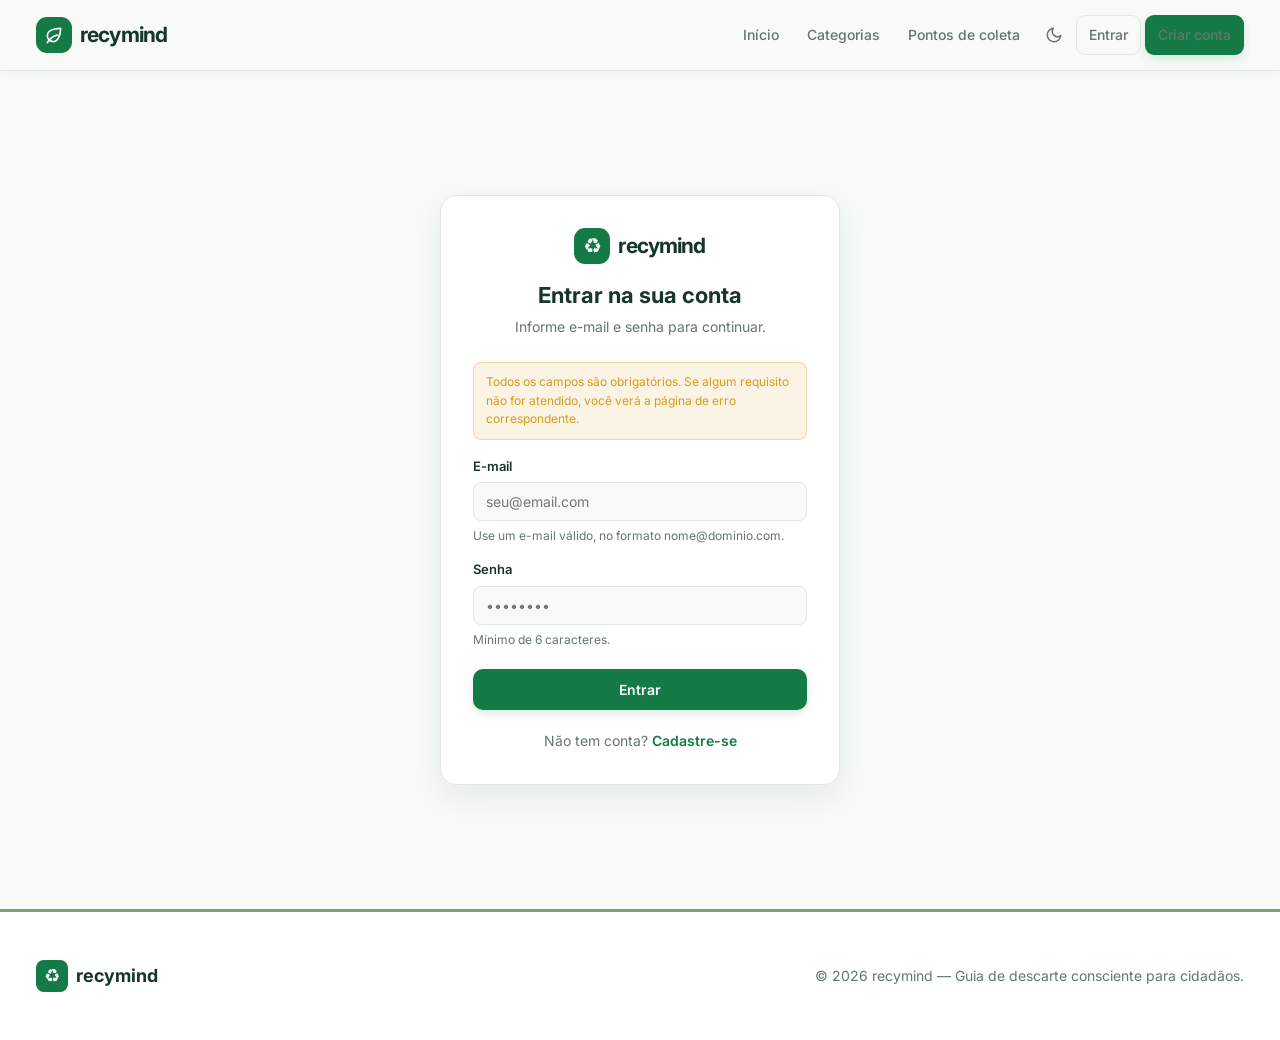
<file: TCC Recymind/login.html>
<!DOCTYPE html>
<html lang="pt-BR" class="dark">
<head>
  <meta charset="utf-8" />
  <meta name="viewport" content="width=device-width, initial-scale=1" />
  <title>Entrar – recymind</title>
  <meta name="description" content="Acesse sua conta recymind para acompanhar seus agendamentos de descarte." />
  <link rel="stylesheet" href="https://fonts.googleapis.com/css2?family=Inter:wght@400;500;600;700;800&display=swap" />
  <link rel="stylesheet" href="css/base.css" />
  <link rel="stylesheet" href="css/auth.css" />
  <script src="js/tema.js"></script>
  <script src="js/sessao.js"></script>
  <link rel="stylesheet" href="css/visual-refresh.css" />
</head>
<body>
  <nav class="navbar"><div class="inner"><a class="brand" href="index.html"><span class="mark"><svg width="20" height="20" viewBox="0 0 24 24" fill="none" stroke="currentColor" stroke-width="2" stroke-linecap="round" stroke-linejoin="round"><path d="M11 20A7 7 0 0 1 4 13c0-6 7-9 16-9 0 9-4 16-9 16z"/><path d="M4 21c4-6 8-8 12-9"/></svg></span> recymind</a><div class="nav-links"><a href="index.html">Início</a><a href="categorias.html">Categorias</a><a href="pontos.html">Pontos de coleta</a><button class="icon-btn" type="button" data-tema-toggle aria-label="Alternar tema"></button><a href="login.html" class="btn btn-outline">Entrar</a><a href="cadastro.html" class="btn btn-primary">Criar conta</a></div></div></nav>

  <main class="auth-wrap">
    <div class="auth-box">
      <div class="auth-head">
        <div class="brand"><span class="mark">♻</span> recymind</div>
        <h1>Entrar na sua conta</h1>
        <p>Informe e-mail e senha para continuar.</p>
      </div>

      <p class="required-note">Todos os campos são obrigatórios. Se algum requisito não for atendido, você verá a página de erro correspondente.</p>

      <form action="erro-campos.html" method="get" novalidate data-validar data-sucesso="Login validado com sucesso!">
        <div class="form-field">
          <label for="email">E-mail</label>
          <input id="email" name="email" type="email" placeholder="seu@email.com" required />
          <small>Use um e-mail válido, no formato nome@dominio.com.</small>
        </div>
        <div class="form-field">
          <label for="senha">Senha</label>
          <input id="senha" name="senha" type="password" placeholder="••••••••" minlength="6" required />
          <small>Mínimo de 6 caracteres.</small>
        </div>
        <button class="btn btn-primary" type="submit">Entrar</button>
      </form>

      <p id="aviso-sucesso" class="aviso-sucesso"></p>
      <p class="auth-alt">Não tem conta? <a href="cadastro.html">Cadastre-se</a></p>
    </div>
  </main>

  <footer class="footer"><div class="container inner"><div class="fbrand"><span class="mark">♻</span> recymind</div><p>© 2026 recymind — Guia de descarte consciente para cidadãos.</p></div></footer>
  <script src="js/aviso.js"></script>
  <script src="js/validacao.js"></script>
</body>
</html>
</file>
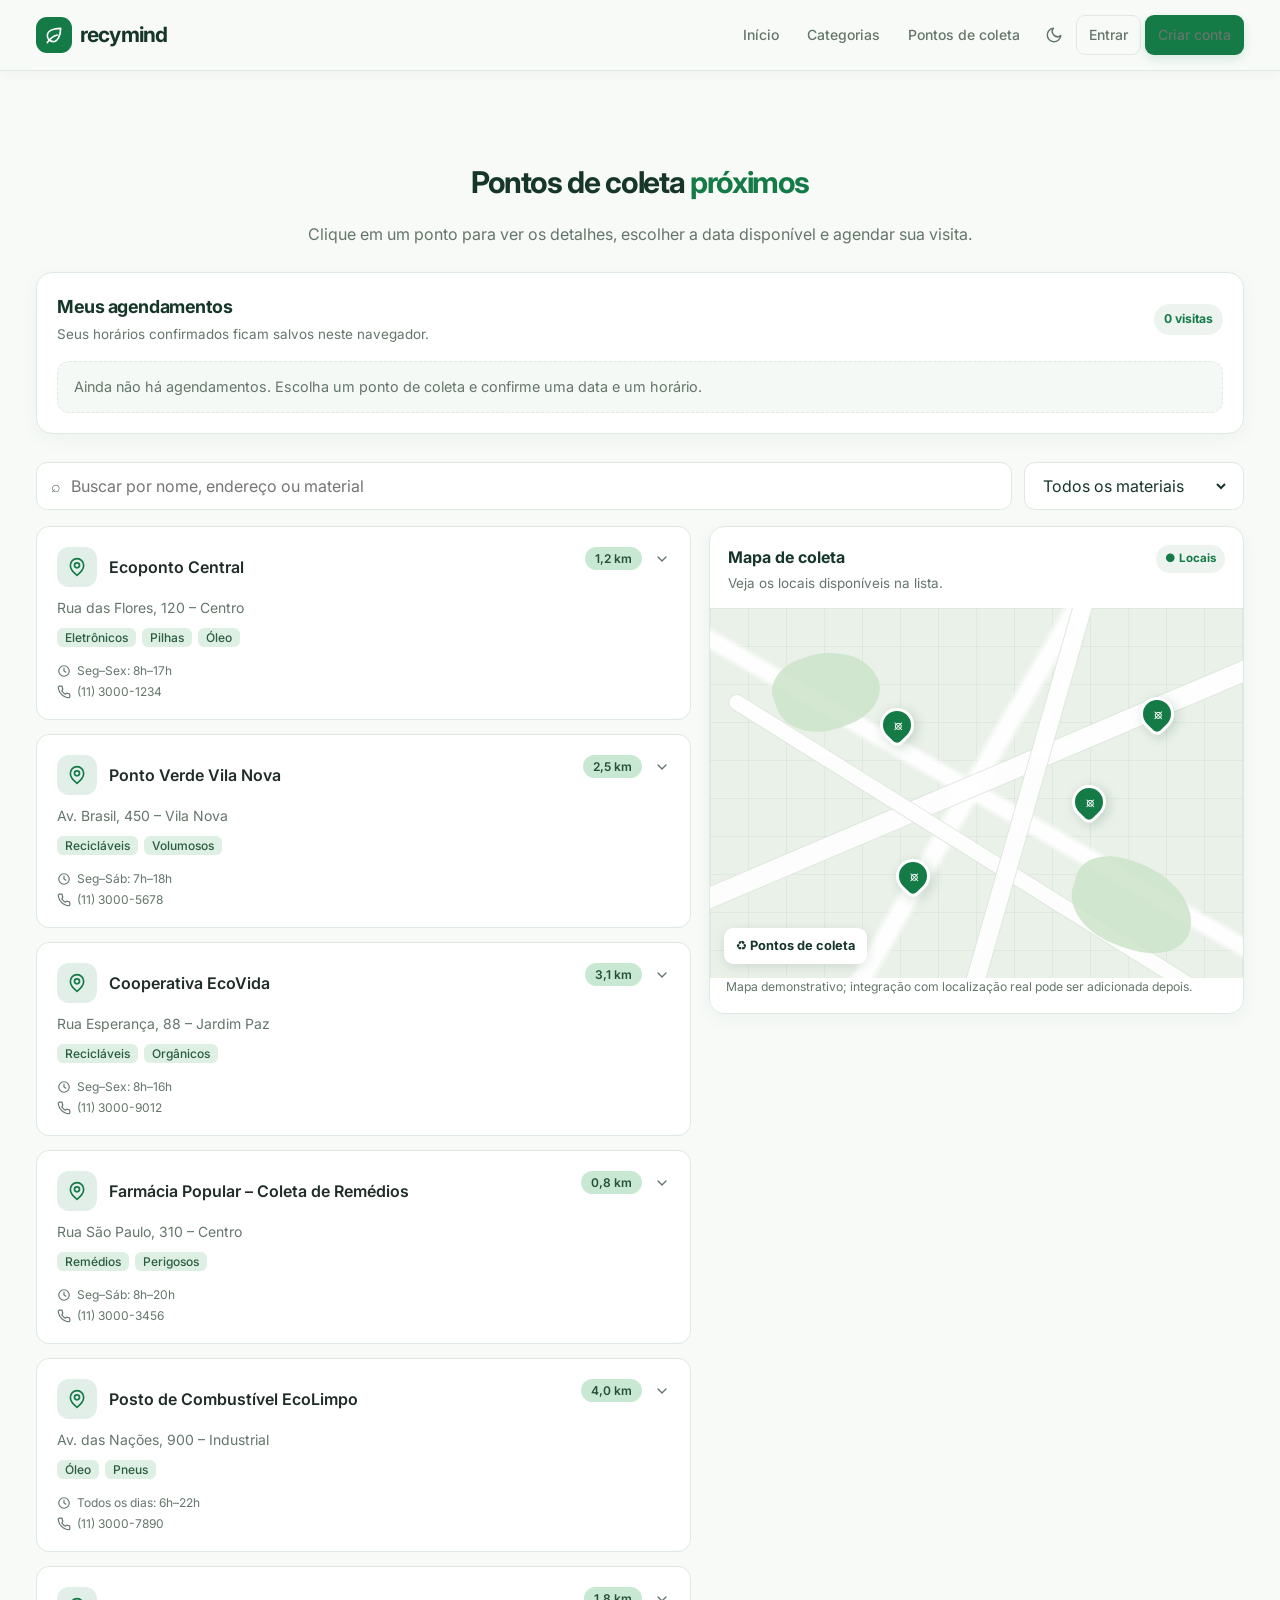
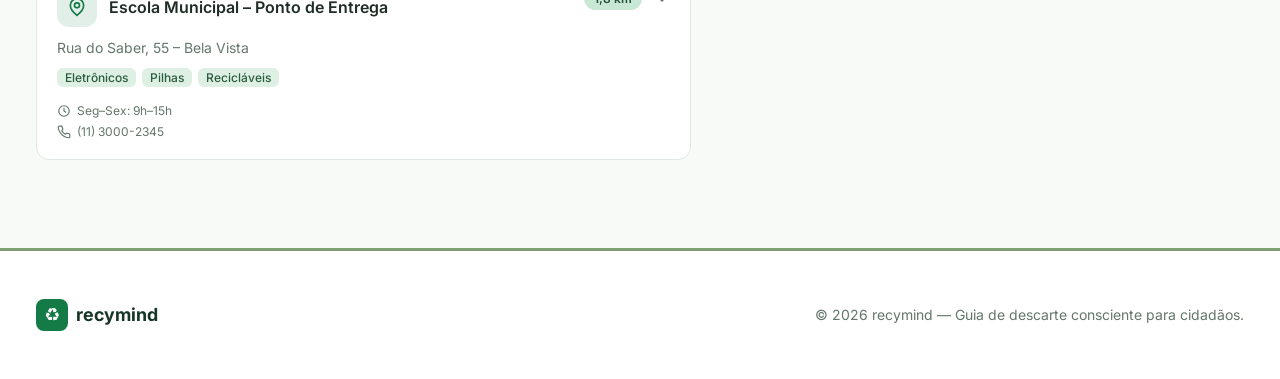
<file: TCC Recymind/pontos.html>
<!DOCTYPE html>
<html lang="pt-BR" class="dark">
<head>
  <meta charset="utf-8" />
  <meta name="viewport" content="width=device-width, initial-scale=1" />
  <title>Pontos de coleta – recymind</title>
  <meta name="description" content="Pontos de coleta próximos com endereço, horários e agendamento de visita." />
  <link rel="stylesheet" href="https://fonts.googleapis.com/css2?family=Inter:wght@400;500;600;700;800&display=swap" />
  <link rel="stylesheet" href="css/base.css" />
  <link rel="stylesheet" href="css/index.css" />
  <link rel="stylesheet" href="css/pontos.css" />
  <script src="js/tema.js"></script>
  <script src="js/sessao.js"></script>
  <link rel="stylesheet" href="css/visual-refresh.css" />
</head>
<body>
  <nav class="navbar">
    <div class="inner">
      <a class="brand" href="index.html"><span class="mark"><svg width="20" height="20" viewBox="0 0 24 24" fill="none" stroke="currentColor" stroke-width="2" stroke-linecap="round" stroke-linejoin="round"><path d="M11 20A7 7 0 0 1 4 13c0-6 7-9 16-9 0 9-4 16-9 16z"/><path d="M4 21c4-6 8-8 12-9"/></svg></span> recymind</a>
      <div class="nav-links">
        <a href="index.html">Início</a>
        <a href="categorias.html">Categorias</a>
        <a href="pontos.html">Pontos de coleta</a>
        <button class="icon-btn" type="button" data-tema-toggle aria-label="Alternar tema"></button>
        <a href="login.html" class="btn btn-outline">Entrar</a>
        <a href="cadastro.html" class="btn btn-primary">Criar conta</a>
      </div>
    </div>
  </nav>

  <section class="section">
    <div class="container">
      <h1 class="section-title">Pontos de coleta <span class="text-green">próximos</span></h1>
      <p class="section-subtitle">Clique em um ponto para ver os detalhes, escolher a data disponível e agendar sua visita.</p>
      <div class="my-bookings" id="meus-agendamentos" aria-labelledby="titulo-agendamentos">
        <div class="bookings-heading">
          <div>
            <h2 id="titulo-agendamentos">Meus agendamentos</h2>
            <p>Seus horários confirmados ficam salvos neste navegador.</p>
          </div>
          <span class="booking-count" id="total-agendamentos">0 visitas</span>
        </div>
        <div class="bookings-list" id="lista-agendamentos" aria-live="polite"></div>
      </div>
      <div class="point-tools">
        <label class="filter-search"><span aria-hidden="true">⌕</span><input id="filtro-pontos-texto" type="search" placeholder="Buscar por nome, endereço ou material" aria-label="Buscar pontos de coleta"></label>
        <label class="filter-select"><span class="sr-only">Filtrar por material</span><select id="filtro-material"><option value="">Todos os materiais</option><option>Recicláveis</option><option>Eletrônicos</option><option>Pilhas</option><option>Óleo</option><option>Orgânicos</option><option>Remédios</option><option>Perigosos</option><option>Volumosos</option><option>Pneus</option></select></label>
      </div>
      <div class="points-layout">
        <div class="pontos" id="lista-pontos"></div>
        <aside class="map-panel" aria-label="Mapa ilustrativo dos pontos de coleta"><div class="map-top"><div><strong>Mapa de coleta</strong><p>Veja os locais disponíveis na lista.</p></div><span class="map-live">● Locais</span></div><div class="map-art" role="img" aria-label="Prévia ilustrativa de mapa com pontos de coleta"><div class="map-road road-a"></div><div class="map-road road-b"></div><div class="map-road road-c"></div><div class="map-park park-a"></div><div class="map-park park-b"></div><span class="map-pin pin-a">⌖</span><span class="map-pin pin-b">⌖</span><span class="map-pin pin-c">⌖</span><span class="map-pin pin-d">⌖</span><div class="map-note">♻ Pontos de coleta</div></div><p class="map-disclaimer">Mapa demonstrativo; integração com localização real pode ser adicionada depois.</p></aside>
      </div>
    </div>
  </section>

  <footer class="footer">
    <div class="container inner">
      <div class="fbrand"><span class="mark">♻</span> recymind</div>
      <p>© 2026 recymind — Guia de descarte consciente para cidadãos.</p>
    </div>
  </footer>

  <div class="toast-wrap"></div>
  <script src="js/aviso.js"></script>
  <script src="js/pontos.js"></script>
</body>
</html>
</file>
<file: TCC Recymind/css/base.css>
/* recymind – estilos base compartilhados (tema claro + escuro) */

:root {
  --background: #f8faf7;
  --foreground: #1f2d26;
  --card: #ffffff;
  --card-foreground: #1f2d26;
  --primary: #21924f;
  --primary-foreground: #f7fdf9;
  --secondary: #ddf0e3;
  --secondary-foreground: #2c5b3f;
  --muted: #eef3ee;
  --muted-foreground: #6b7c73;
  --accent: #c9e8d3;
  --accent-foreground: #24503a;
  --border: #dde8e0;
  --warning: #d99a1f;
  --danger: #dc3b3b;
  --radius: 0.75rem;
  --shadow-card: 0 12px 32px -8px rgba(33, 146, 79, 0.15);
}

html.dark {
  --background: #131d18;
  --foreground: #e6ece7;
  --card: #1b2721;
  --card-foreground: #e6ece7;
  --primary: #34b16b;
  --primary-foreground: #0e1c14;
  --secondary: #273630;
  --secondary-foreground: #cde7d7;
  --muted: #202b25;
  --muted-foreground: #98a79f;
  --accent: #2c3e34;
  --accent-foreground: #d5ecdd;
  --border: #2e3b34;
  --warning: #e0a53a;
  --danger: #e05353;
  --shadow-card: 0 12px 32px -8px rgba(0, 0, 0, 0.45);
}

* { box-sizing: border-box; margin: 0; padding: 0; }

body {
  font-family: "Inter", ui-sans-serif, system-ui, -apple-system, "Segoe UI", sans-serif;
  background: var(--background);
  color: var(--foreground);
  line-height: 1.6;
  -webkit-font-smoothing: antialiased;
}

a { color: inherit; text-decoration: none; }
svg { display: block; }

.container { max-width: 1152px; margin: 0 auto; padding: 0 16px; }

/* Navbar */
.navbar {
  position: sticky;
  top: 0;
  z-index: 50;
  background: color-mix(in srgb, var(--background) 80%, transparent);
  backdrop-filter: blur(16px);
  border-bottom: 1px solid color-mix(in srgb, var(--border) 60%, transparent);
}
.navbar .inner {
  max-width: 1152px;
  margin: 0 auto;
  padding: 12px 16px;
  display: flex;
  align-items: center;
  justify-content: space-between;
  gap: 12px;
  flex-wrap: wrap;
}
.brand { display: flex; align-items: center; gap: 8px; font-size: 20px; font-weight: 700; }
.brand .mark {
  width: 36px; height: 36px; border-radius: 12px;
  background: var(--primary); color: var(--primary-foreground);
  display: flex; align-items: center; justify-content: center;
}
.nav-links { display: flex; align-items: center; gap: 4px; flex-wrap: wrap; }
.nav-links a {
  padding: 8px 12px; border-radius: 8px; font-size: 14px; font-weight: 500;
  color: var(--muted-foreground); transition: color .2s, background .2s;
}
.nav-links a:hover { color: var(--foreground); }
.icon-btn {
  width: 36px; height: 36px; display: flex; align-items: center; justify-content: center;
  border-radius: 8px; border: none; background: transparent; cursor: pointer;
  color: var(--muted-foreground); transition: color .2s, background .2s;
}
.icon-btn:hover { color: var(--foreground); background: var(--muted); }

/* Botões */
.btn {
  display: inline-flex; align-items: center; justify-content: center; gap: 6px;
  padding: 8px 14px; border-radius: 8px; border: 1px solid transparent;
  font-size: 14px; font-weight: 600; cursor: pointer; font-family: inherit;
  transition: background .2s, color .2s, border-color .2s;
}
.btn-primary { background: var(--primary); color: var(--primary-foreground); }
.btn-primary:hover { background: color-mix(in srgb, var(--primary) 90%, black); }
.btn-outline { border-color: var(--border); color: var(--foreground); background: transparent; }
.btn-outline:hover { background: var(--muted); }
.btn-block { width: 100%; padding: 12px 16px; }

/* Cartões */
.card {
  background: var(--card);
  border: 1px solid var(--border);
  border-radius: 16px;
  padding: 24px;
}
.card-hover { transition: transform .2s ease, box-shadow .2s ease; }
.card-hover:hover { transform: translateY(-4px); box-shadow: var(--shadow-card); }

/* Títulos de seção */
.section { padding: 80px 0; }
.section-title {
  font-size: 30px; font-weight: 700; text-align: center;
  letter-spacing: -0.02em; color: var(--foreground);
}
.section-subtitle {
  text-align: center; color: var(--muted-foreground);
  max-width: 640px; margin: 16px auto 0;
}
.text-green { color: var(--primary); }

/* Rodapé */
.footer {
  border-top: 1px solid var(--border);
  background: var(--card);
  padding: 48px 0;
}
.footer .inner {
  display: flex; align-items: center; justify-content: space-between;
  gap: 16px; flex-wrap: wrap;
}
.footer .fbrand { display: flex; align-items: center; gap: 8px; font-size: 18px; font-weight: 700; }
.footer .fbrand .mark {
  width: 32px; height: 32px; border-radius: 8px; background: var(--primary);
  color: var(--primary-foreground); display: flex; align-items: center; justify-content: center;
}
.footer p { color: var(--muted-foreground); font-size: 14px; }

@media (max-width: 640px) {
  .section-title { font-size: 26px; }
  .footer .inner { flex-direction: column; text-align: center; }
}

/* Aviso flutuante (toast) */
.toast-wrap {
  position: fixed; right: 16px; bottom: 16px; z-index: 100;
  display: flex; flex-direction: column; gap: 8px;
}
.toast {
  background: var(--card); border: 1px solid var(--border); border-radius: 12px;
  padding: 14px 16px; box-shadow: 0 12px 32px -8px rgba(0,0,0,.3); max-width: 320px;
  animation: toast-in .25s ease;
}
.toast strong { display: block; font-size: 14px; color: var(--card-foreground); }
.toast span { font-size: 13px; color: var(--muted-foreground); }
@keyframes toast-in { from { opacity: 0; transform: translateY(8px); } to { opacity: 1; transform: none; } }

/* Usuário logado na navbar */
.nav-usuario { font-size: .9rem; font-weight: 600; color: var(--foreground); align-self: center; }
</file>
<file: TCC Recymind/css/index.css>
/* Página inicial – réplica da interface do recymind */

/* ---------- Hero ---------- */
.hero { position: relative; overflow: hidden; }
.hero .bg { position: absolute; inset: 0; }
.hero .bg img { width: 100%; height: 100%; object-fit: cover; opacity: .2; }
.hero .bg .grad {
  position: absolute; inset: 0; opacity: .9;
  background: linear-gradient(135deg, #21924f, #16795f);
}
.hero .inner { position: relative; max-width: 1152px; margin: 0 auto; padding: 96px 16px; text-align: center; }

.badge {
  display: inline-flex; align-items: center; gap: 8px;
  padding: 8px 16px; border-radius: 999px;
  background: rgba(255, 255, 255, .2);
  color: #f7fdf9; font-size: 14px; font-weight: 500; margin-bottom: 24px;
}
.hero h1 {
  font-size: 48px; line-height: 1.1; font-weight: 800;
  letter-spacing: -0.02em; color: #f7fdf9;
}
.hero h1 span { display: block; }
.hero .lead { max-width: 640px; margin: 24px auto 0; font-size: 18px; color: rgba(247, 253, 249, .8); }

.search-form {
  display: flex; max-width: 576px; margin: 40px auto 0;
  background: var(--card); border-radius: 16px; overflow: hidden;
  box-shadow: 0 20px 40px -12px rgba(0, 0, 0, .25);
}
.search-form .field { flex: 1; display: flex; align-items: center; gap: 12px; padding: 0 20px; }
.search-form .field svg { color: var(--muted-foreground); flex-shrink: 0; }
.search-form input {
  width: 100%; background: transparent; border: none; outline: none;
  color: var(--foreground); padding: 16px 0; font-size: 15px; font-family: inherit;
}
.search-form input::placeholder { color: var(--muted-foreground); }
.search-form button { margin: 8px; border-radius: 12px; padding: 12px 24px; }

.tags { margin-top: 24px; display: flex; flex-wrap: wrap; gap: 8px; justify-content: center; }
.tags button {
  border: 1px solid rgba(255, 255, 255, .2); background: transparent; cursor: pointer;
  padding: 4px 12px; border-radius: 999px; font-size: 14px; font-family: inherit;
  color: rgba(247, 253, 249, .8); transition: background .2s;
}
.tags button:hover { background: rgba(255, 255, 255, .1); }

/* ---------- Resultado da busca ---------- */
.resultado-wrap { max-width: 672px; margin: 32px auto 0; text-align: left; }
.resultado {
  background: var(--card); border: 1px solid var(--border);
  border-radius: 16px; padding: 24px; box-shadow: var(--shadow-card);
}
.resultado .topo { display: flex; align-items: flex-start; justify-content: space-between; gap: 12px; }
.resultado .topo .ident { display: flex; align-items: center; gap: 12px; }
.icon-box {
  width: 40px; height: 40px; border-radius: 12px; flex-shrink: 0;
  display: flex; align-items: center; justify-content: center;
  background: color-mix(in srgb, var(--primary) 12%, transparent); color: var(--primary);
}
.resultado h3 { font-size: 18px; font-weight: 700; color: var(--card-foreground); }
.resultado .chip {
  display: inline-block; margin-top: 4px; border-radius: 999px;
  background: var(--accent); color: var(--accent-foreground);
  padding: 2px 10px; font-size: 12px; font-weight: 600;
}
.resultado .fechar { background: none; border: none; cursor: pointer; color: var(--muted-foreground); }
.resultado .blocos { margin-top: 20px; display: flex; flex-direction: column; gap: 16px; }
.bloco { border-radius: 12px; padding: 16px; background: color-mix(in srgb, var(--muted) 60%, transparent); }
.bloco.aviso { background: color-mix(in srgb, var(--warning) 12%, transparent); }
.bloco.impacto { background: color-mix(in srgb, var(--primary) 6%, transparent); }
.bloco h4 {
  display: flex; align-items: center; gap: 8px; margin-bottom: 8px;
  font-size: 14px; font-weight: 600; color: var(--card-foreground);
}
.bloco h4 svg { color: var(--primary); }
.bloco.aviso h4 svg { color: var(--warning); }
.bloco p, .bloco li { font-size: 14px; color: var(--muted-foreground); }
.bloco ul { list-style: none; display: flex; flex-direction: column; gap: 6px; }
.bloco li { display: flex; align-items: flex-start; gap: 8px; }
.bloco li::before {
  content: ""; width: 6px; height: 6px; border-radius: 999px;
  background: var(--primary); margin-top: 8px; flex-shrink: 0;
}
.carregando {
  max-width: 672px; margin: 32px auto 0; display: flex; align-items: center; justify-content: center;
  gap: 12px; border: 1px solid var(--border); background: var(--card);
  border-radius: 12px; padding: 32px; color: var(--muted-foreground); font-size: 14px;
}
.spin { animation: girar 1s linear infinite; color: var(--primary); }
@keyframes girar { to { transform: rotate(360deg); } }

/* ---------- Categorias ---------- */
.grid-3 { margin-top: 48px; display: grid; gap: 24px; grid-template-columns: repeat(3, 1fr); }
.cat-icon { display: inline-flex; padding: 12px; border-radius: 12px; }
.cat h3 { margin-top: 16px; font-size: 18px; font-weight: 600; color: var(--card-foreground); }
.cat p { margin-top: 8px; font-size: 14px; color: var(--muted-foreground); }
.c-green { color: #21924f; background: rgba(33, 146, 79, .1); }
.c-leaf { color: #2ba75c; background: rgba(43, 167, 92, .1); }
.c-warn { color: #d99a1f; background: rgba(217, 154, 31, .1); }
.c-blue { color: #3b82a6; background: rgba(59, 130, 166, .1); }
.c-teal { color: #14a38b; background: rgba(20, 163, 139, .1); }
.c-orange { color: #d9622b; background: rgba(217, 98, 43, .1); }

/* ---------- Como funciona ---------- */
.section.alt { background: color-mix(in srgb, var(--secondary) 50%, transparent); }
.steps { margin-top: 48px; display: grid; gap: 32px; grid-template-columns: repeat(3, 1fr); }
.step { text-align: center; }
.step .num {
  width: 64px; height: 64px; margin: 0 auto; border-radius: 16px;
  background: var(--primary); color: var(--primary-foreground);
  display: flex; align-items: center; justify-content: center;
  box-shadow: 0 10px 20px -6px rgba(33, 146, 79, .35);
}
.step .passo { margin-top: 16px; display: block; font-size: 14px; font-weight: 700; color: var(--primary); }
.step h3 { margin-top: 8px; font-size: 18px; font-weight: 600; }
.step p { margin-top: 8px; font-size: 14px; color: var(--muted-foreground); }

/* ---------- Pontos de coleta ---------- */
.pontos { margin-top: 48px; display: grid; gap: 20px; grid-template-columns: repeat(3, 1fr); }
.ponto {
  display: flex; flex-direction: column; overflow: hidden;
  border: 1px solid var(--border); border-radius: 16px; background: var(--card);
}
.ponto .head {
  display: flex; flex-direction: column; text-align: left; width: 100%;
  padding: 20px; background: none; border: none; cursor: pointer; font-family: inherit;
  color: inherit;
}
.ponto .linha { display: flex; align-items: flex-start; justify-content: space-between; gap: 12px; width: 100%; }
.ponto .nome { display: flex; align-items: center; gap: 12px; }
.ponto h3 { font-size: 16px; font-weight: 600; line-height: 1.3; color: var(--card-foreground); }
.ponto .dist {
  border-radius: 999px; background: var(--accent); color: var(--accent-foreground);
  padding: 4px 10px; font-size: 12px; font-weight: 600; white-space: nowrap;
}
.ponto .chevron { color: var(--muted-foreground); transition: transform .2s; }
.ponto.aberto .chevron { transform: rotate(180deg); }
.ponto .endereco { margin-top: 12px; font-size: 14px; color: var(--muted-foreground); }
.ponto .tipos { margin-top: 12px; display: flex; flex-wrap: wrap; gap: 6px; }
.ponto .tipos span {
  border-radius: 6px; background: var(--secondary); color: var(--secondary-foreground);
  padding: 2px 8px; font-size: 12px; font-weight: 500;
}
.ponto .info { margin-top: 16px; display: flex; flex-direction: column; gap: 6px; font-size: 12px; color: var(--muted-foreground); }
.ponto .info span { display: flex; align-items: center; gap: 6px; }

.agenda { border-top: 1px solid var(--border); padding: 20px; display: none; }
.ponto.aberto .agenda { display: block; }
.agenda h4 {
  display: flex; align-items: center; gap: 8px;
  font-size: 14px; font-weight: 600; color: var(--card-foreground); margin-bottom: 16px;
}
.agenda h4 svg { color: var(--primary); }

/* Calendário */
.cal { border: 1px solid var(--border); border-radius: 12px; padding: 12px; }
.cal .cal-top { display: flex; align-items: center; justify-content: space-between; margin-bottom: 8px; }
.cal .cal-top strong { font-size: 14px; text-transform: capitalize; }
.cal .cal-top button {
  width: 28px; height: 28px; border-radius: 8px; border: 1px solid var(--border);
  background: transparent; color: var(--foreground); cursor: pointer; font-size: 14px; line-height: 1;
}
.cal .cal-top button:hover { background: var(--muted); }
.cal table { width: 100%; border-collapse: collapse; }
.cal th { font-size: 11px; font-weight: 500; color: var(--muted-foreground); padding: 4px 0; }
.cal td { text-align: center; padding: 1px; }
.cal td button {
  width: 30px; height: 30px; border-radius: 8px; border: none; background: transparent;
  color: var(--foreground); font-size: 13px; cursor: pointer; font-family: inherit;
}
.cal td button:hover:not(:disabled) { background: var(--muted); }
.cal td button:disabled { color: color-mix(in srgb, var(--muted-foreground) 45%, transparent); cursor: not-allowed; }
.cal td button.sel { background: var(--primary); color: var(--primary-foreground); font-weight: 600; }

.horarios { margin-top: 16px; }
.horarios p { font-size: 12px; font-weight: 500; color: var(--muted-foreground); margin-bottom: 8px; }
.horarios .lista { display: flex; flex-wrap: wrap; gap: 8px; }
.horarios button {
  border: 1px solid var(--border); background: var(--muted); color: var(--muted-foreground);
  border-radius: 8px; padding: 6px 12px; font-size: 12px; font-weight: 500;
  cursor: pointer; font-family: inherit; transition: all .2s;
}
.horarios button:hover { color: var(--foreground); border-color: color-mix(in srgb, var(--primary) 50%, transparent); }
.horarios button.sel { background: var(--primary); border-color: var(--primary); color: var(--primary-foreground); }
.confirmar { margin-top: 16px; }

@media (max-width: 1024px) {
  .grid-3, .pontos { grid-template-columns: repeat(2, 1fr); }
}
@media (max-width: 720px) {
  .hero h1 { font-size: 34px; }
  .hero .inner { padding: 64px 16px; }
  .grid-3, .pontos, .steps { grid-template-columns: 1fr; }
}
</file>
<file: TCC Recymind/css/visual-refresh.css>
/* recymind visual refresh — camadas sobre os estilos existentes */
:root { --primary:#147a46; --primary-foreground:#fff; --background:#f7faf7; --foreground:#17362a; --card:#fff; --border:#dfe9e2; --muted:#edf4ef; --muted-foreground:#64766b; --radius:14px; --shadow-card:0 12px 32px rgba(21,78,49,.08); }
html.dark { --background:#0c1913; --foreground:#e8f2eb; --card:#14251b; --border:#294235; --muted:#1b3024; --muted-foreground:#a0b5a8; --primary:#39a86b; --primary-foreground:#082012; --shadow-card:0 12px 32px rgba(0,0,0,.24); }
html { scroll-behavior:smooth; }
body { line-height:1.55; }
.navbar { border-bottom:1px solid var(--border); box-shadow:0 2px 14px rgba(15,50,31,.035); }
.navbar .inner { max-width:1240px; min-height:70px; }
.brand { letter-spacing:-.04em; font-size:21px; }
.brand .mark { border-radius:11px; }
.nav-links a { border-radius:9px; }
.btn { border-radius:10px; padding:10px 16px; transition:transform .18s ease, background .18s ease, box-shadow .18s ease; }
.btn:hover { transform:translateY(-1px); }
.btn-primary { box-shadow:0 4px 10px rgba(20,122,70,.14); }
.hero { position:relative; overflow:hidden; border-bottom:3px solid #7f9f73; }
.hero .inner { max-width:1240px; padding-top:clamp(64px,8vw,104px); padding-bottom:clamp(60px,7vw,88px); }
.hero h1 { max-width:760px; margin-inline:auto; font-size:clamp(2.5rem,5.4vw,4.5rem); letter-spacing:-.065em; line-height:1.04; text-wrap:balance; }
.hero .lead { max-width:650px; font-size:1.08rem; }
.hero .bg img { opacity:1; object-position:center 48%; filter:saturate(1.06); }
.hero .bg .grad { opacity:1; background:linear-gradient(90deg,rgba(248,246,232,.76) 0%,rgba(248,246,232,.52) 50%,rgba(248,246,232,.25) 100%); }
.hero .inner { min-height:650px; display:flex; align-items:center; padding:clamp(56px,7vw,96px) 20px; text-align:left; }
.hero-layout { display:grid; grid-template-columns:minmax(0,1fr) minmax(0,1fr); align-items:center; gap:clamp(28px,5vw,72px); width:100%; }
.hero-copy .badge { margin-bottom:0; border:1px solid rgba(76,112,70,.16); background:rgba(255,255,255,.62); color:#35603e; box-shadow:0 8px 24px rgba(57,81,45,.07); }
.hero-copy h1 { max-width:590px; margin:22px 0 0; color:#1e392a; font-size:clamp(2.5rem,4.7vw,4.25rem); letter-spacing:-.06em; line-height:1.03; }
.hero-copy .lead { max-width:490px; margin:22px 0 0; color:#526658; font-size:1.08rem; }
.hero-search-panel { --foreground:#20392b; --card-foreground:#20392b; --card:rgba(255,255,255,.9); --primary:#287a4a; --primary-foreground:#fff; --secondary:#e9f0e6; --secondary-foreground:#3e5a43; --muted:#edf2e9; --muted-foreground:#607365; --accent:#e2ecdd; --accent-foreground:#38533d; --border:rgba(69,99,70,.17); width:100%; padding:clamp(24px,3.2vw,38px); border:1px solid rgba(255,255,255,.8); border-radius:28px; background:rgba(250,249,241,.76); color:#20392b; box-shadow:0 28px 80px rgba(47,68,41,.16),inset 0 1px 0 rgba(255,255,255,.72); backdrop-filter:blur(24px) saturate(140%); -webkit-backdrop-filter:blur(24px) saturate(140%); }
.search-heading .search-eyebrow { display:inline-flex; margin-bottom:10px; color:#398052; font-size:.72rem; font-weight:800; letter-spacing:.12em; }
.search-heading h2 { color:#20392b; font-size:clamp(1.3rem,2.2vw,1.7rem); line-height:1.2; letter-spacing:-.035em; }
.search-heading p { margin-top:8px; color:#607365; font-size:.92rem; }
.search-form { max-width:760px; gap:10px; margin-top:28px; }
.hero-search-panel .search-form { max-width:none; width:100%; margin-top:22px; padding:5px; border:1px solid rgba(77,105,72,.14); border-radius:16px; background:rgba(255,255,255,.84); box-shadow:0 10px 28px rgba(44,69,43,.08); }
.hero-search-panel .search-form .field { min-width:0; min-height:54px; padding:0 12px; }
.hero-search-panel .search-form input { min-width:0; font-size:.94rem; }
.hero-search-panel .search-form button { min-height:48px; margin:0; padding:10px 15px; white-space:nowrap; font-size:.88rem; }
.search-form .field { min-height:58px; border-radius:12px; box-shadow:0 8px 28px rgba(17,70,42,.07); }
.search-form .btn { min-height:58px; }
.ai-hint { display:flex; align-items:center; gap:8px; max-width:760px; color:var(--muted-foreground); font-size:.88rem; margin-top:12px; }
.hero-search-panel .ai-hint { max-width:none; margin-top:16px; color:#607365; font-size:.84rem; }
.ai-hint span { color:var(--primary); font-size:1.1rem; }
.hero-search-panel .ai-hint span { flex:0 0 auto; }
.tags { gap:8px; margin-top:20px; }
.hero-search-panel .tags { justify-content:flex-start; margin-top:18px; }
.tags button { border:1px solid var(--border); background:var(--card); color:var(--foreground); border-radius:999px; padding:8px 13px; transition:all .18s ease; }
.hero-search-panel .tags button { border-color:rgba(69,99,70,.16); background:rgba(255,255,255,.48); color:#49614d; padding:7px 11px; font-size:.8rem; }
.tags button:hover { border-color:var(--primary); background:var(--muted); transform:translateY(-1px); }
.hero-search-panel .tags button:hover { background:#fff; }
.hero-search-panel .resultado-wrap { max-width:none; margin:22px 0 0; }
.hero-search-panel .resultado-wrap:empty { margin-top:0; }
.hero-search-panel .resultado { color:#20392b; }
.section { padding:clamp(54px,7vw,88px) 0; }
html:not(.dark) .section + .section { border-top:3px solid #7f9f73; }
html:not(.dark) .footer { border-top:3px solid #7f9f73; }
.container { max-width:1240px; }
.section-title { letter-spacing:-.045em; }
.section-subtitle { max-width:680px; }
.card { border-radius:14px; box-shadow:0 2px 10px rgba(22,63,40,.025); }
.card-hover:hover { box-shadow:0 14px 30px rgba(22,90,51,.1); }
.cat h3,.step h3 { letter-spacing:-.02em; }
.point-tools { display:flex; gap:12px; margin:24px 0 16px; }
.filter-search,.filter-select { display:flex; align-items:center; gap:10px; min-height:48px; padding:0 14px; border:1px solid var(--border); border-radius:11px; background:var(--card); color:var(--muted-foreground); }
.filter-search { flex:1; }
.filter-search input,.filter-select select { width:100%; border:0; outline:0; background:transparent; color:var(--foreground); font:inherit; }
.filter-select { min-width:220px; }
.my-bookings { margin:26px 0 28px; padding:20px; border:1px solid var(--border); border-radius:16px; background:color-mix(in srgb,var(--card) 94%,transparent); box-shadow:0 5px 20px rgba(20,70,43,.04); scroll-margin-top:92px; }
.bookings-heading { display:flex; align-items:center; justify-content:space-between; gap:16px; }
.bookings-heading h2 { color:var(--foreground); font-size:1.12rem; letter-spacing:-.025em; }
.bookings-heading p { margin-top:3px; color:var(--muted-foreground); font-size:.84rem; }
.booking-count { flex:0 0 auto; padding:6px 10px; border-radius:999px; background:var(--muted); color:var(--primary); font-size:.76rem; font-weight:700; }
.bookings-list { display:grid; grid-template-columns:repeat(auto-fit,minmax(min(100%,280px),1fr)); gap:12px; margin-top:16px; }
.booking-empty { grid-column:1/-1; padding:14px 16px; border:1px dashed var(--border); border-radius:12px; background:color-mix(in srgb,var(--muted) 55%,transparent); color:var(--muted-foreground); font-size:.9rem; }
.booking-item { display:flex; align-items:flex-start; gap:12px; min-width:0; padding:14px; border:1px solid var(--border); border-radius:12px; background:var(--background); }
.booking-mark { display:grid; flex:0 0 40px; width:40px; height:40px; place-items:center; border-radius:12px; background:color-mix(in srgb,var(--primary) 12%,transparent); color:var(--primary); }
.booking-mark svg { width:19px; height:19px; }
.booking-content { min-width:0; }
.booking-content h3 { color:var(--foreground); font-size:.94rem; line-height:1.35; }
.booking-address { margin-top:3px; color:var(--muted-foreground); font-size:.8rem; }
.booking-time { margin-top:8px; color:var(--primary); font-size:.82rem; font-weight:700; }
.points-layout { display:grid; grid-template-columns:minmax(0,1.1fr) minmax(300px,.9fr); align-items:start; gap:18px; }
.points-layout .pontos { margin-top:0; min-width:0; grid-template-columns:minmax(0,1fr); gap:14px; }
.points-layout .ponto { margin-bottom:0; border-radius:13px; overflow:hidden; }
.ponto .head { transition:background .18s ease; }
.ponto .head:hover { background:var(--muted); }
.map-panel { position:sticky; top:92px; border:1px solid var(--border); border-radius:15px; background:var(--card); overflow:hidden; box-shadow:0 5px 20px rgba(20,70,43,.04); }
.map-top { display:flex; justify-content:space-between; gap:12px; align-items:start; padding:18px 18px 14px; }
.map-top strong { font-size:1rem; }
.map-top p { color:var(--muted-foreground); font-size:.84rem; margin-top:3px; }
.map-live { white-space:nowrap; color:var(--primary); background:var(--muted); padding:5px 9px; border-radius:999px; font-size:.72rem; font-weight:700; }
.map-art { position:relative; height:370px; overflow:hidden; background-color:#eaf1e9; background-image:linear-gradient(30deg,transparent 48%,rgba(255,255,255,.9) 49%,rgba(255,255,255,.9) 51%,transparent 52%),linear-gradient(120deg,transparent 47%,rgba(255,255,255,.9) 48%,rgba(255,255,255,.9) 50%,transparent 51%),linear-gradient(rgba(91,137,99,.08) 1px,transparent 1px),linear-gradient(90deg,rgba(91,137,99,.08) 1px,transparent 1px); background-size:100% 100%,100% 100%,38px 38px,38px 38px; }
html.dark .map-art { background-color:#1b3025; background-image:linear-gradient(30deg,transparent 48%,rgba(66,94,74,.8) 49%,rgba(66,94,74,.8) 51%,transparent 52%),linear-gradient(120deg,transparent 47%,rgba(66,94,74,.8) 48%,rgba(66,94,74,.8) 50%,transparent 51%),linear-gradient(rgba(150,190,158,.07) 1px,transparent 1px),linear-gradient(90deg,rgba(150,190,158,.07) 1px,transparent 1px); }
.map-road { position:absolute; background:#fff; opacity:.92; border:1px solid #dce7db; border-radius:999px; }
html.dark .map-road { background:#344a3b; border-color:#47624f; }
.road-a { width:130%; height:22px; left:-12%; top:43%; transform:rotate(-23deg); }
.road-b { width:115%; height:17px; left:-5%; top:66%; transform:rotate(32deg); }
.road-c { width:20px; height:130%; left:57%; top:-10%; transform:rotate(16deg); }
.map-park { position:absolute; background:#cfe5cc; border-radius:35% 60% 40% 50%; opacity:.9; }
html.dark .map-park { background:#28543a; }
.park-a { width:105px; height:78px; top:12%; left:12%; transform:rotate(-20deg); }
.park-b { width:125px; height:85px; bottom:8%; right:9%; transform:rotate(18deg); }
.map-pin { position:absolute; z-index:2; display:grid; place-items:center; width:34px; height:34px; border:3px solid white; border-radius:50% 50% 50% 8px; transform:rotate(-45deg); background:#147a46; color:white; box-shadow:0 4px 12px #1b4e3030; font-size:20px; }
.map-pin::first-letter { transform:rotate(45deg); }
.pin-a { top:27%; left:32%; }.pin-b { top:48%; left:68%; }.pin-c { top:68%; left:35%; }.pin-d { top:24%; right:13%; }
.map-note { position:absolute; left:14px; bottom:14px; background:var(--card); color:var(--foreground); padding:8px 12px; border-radius:9px; box-shadow:0 3px 12px #173d2620; font-size:.8rem; font-weight:700; }
.map-link { margin:14px; display:flex; }
.map-disclaimer { padding:0 16px 16px; font-size:.76rem; color:var(--muted-foreground); }
.sr-only { position:absolute; width:1px; height:1px; padding:0; margin:-1px; overflow:hidden; clip:rect(0,0,0,0); white-space:nowrap; border:0; }
[hidden] { display:none !important; }
:focus-visible { outline:3px solid color-mix(in srgb,var(--primary) 55%,white); outline-offset:3px; }
@media(max-width:850px) { .points-layout { grid-template-columns:1fr; } .map-panel { position:relative; top:auto; } .map-art { height:300px; } }
@media(max-width:850px) { .hero .inner { min-height:0; } .hero-layout { grid-template-columns:1fr; max-width:720px; margin:0 auto; gap:34px; } .hero-search-panel { max-width:640px; margin:0 auto; } }
@media(max-width:600px) { .navbar .inner { align-items:flex-start; } .nav-links { width:100%; gap:2px; } .nav-links a { padding:7px 8px; font-size:12px; } .hero h1 { font-size:2.6rem; } .search-form { flex-direction:column; } .search-form .btn { width:100%; } .point-tools { flex-direction:column; } .filter-select { min-width:0; } .map-art { height:250px; } }
@media(max-width:600px) { .hero .inner { padding:48px 16px; } .hero-layout { gap:26px; } .hero-copy h1 { font-size:clamp(2.3rem,10vw,3.2rem); } .hero-copy .lead { font-size:1rem; } .hero-search-panel { padding:22px 18px; border-radius:23px; } .hero-search-panel .search-form { gap:6px; } .hero-search-panel .search-form .field { width:100%; } .hero-search-panel .search-form button { width:100%; min-height:50px; } .hero-search-panel .tags { gap:7px; } .hero-search-panel .tags button { padding:7px 10px; } }
@media(max-width:600px) { .my-bookings { padding:16px; } .bookings-heading { align-items:flex-start; } .bookings-heading p { max-width:230px; } .booking-count { padding:5px 8px; font-size:.7rem; } }
@media(prefers-reduced-motion:reduce) { *,*::before,*::after { scroll-behavior:auto !important; transition:none !important; animation:none !important; } }
.filtro-vazio { padding:22px; border:1px dashed var(--border); border-radius:12px; color:var(--muted-foreground); background:var(--card); }
</file>
<file: TCC Recymind/css/auth.css>
/* Login e cadastro */
.auth-wrap { min-height:calc(100vh - 62px); display:flex; align-items:center; justify-content:center; padding:40px 16px; }
.auth-box { width:100%; max-width:400px; background:var(--card); border:1px solid var(--border); border-radius:16px; padding:32px; box-shadow:var(--shadow-card); }
.auth-head { text-align:center; margin-bottom:24px; }
.auth-head .brand { justify-content:center; margin-bottom:14px; }
.auth-head h1 { font-size:22px; font-weight:700; }
.auth-head p { color:var(--muted-foreground); font-size:14px; margin-top:4px; }
.form-field { margin-bottom:14px; }
.form-field label { display:block; font-size:13px; font-weight:600; margin-bottom:6px; }
.form-field input { width:100%; background:var(--background); border:1px solid var(--border); border-radius:8px; color:var(--foreground); padding:10px 12px; font-size:14px; font-family:inherit; outline:none; }
.form-field input:focus { border-color:var(--primary); box-shadow:0 0 0 3px color-mix(in srgb,var(--primary) 20%,transparent); }
.form-field small { display:block; color:var(--muted-foreground); font-size:12px; margin-top:6px; }
.auth-box .btn { width:100%; padding:11px; margin-top:6px; }
.auth-alt { text-align:center; font-size:14px; color:var(--muted-foreground); margin-top:20px; }
.auth-alt a { color:var(--primary); font-weight:600; }
.required-note { font-size:12px; color:var(--warning); background:color-mix(in srgb,var(--warning) 12%,transparent); border:1px solid color-mix(in srgb,var(--warning) 30%,transparent); border-radius:8px; padding:10px 12px; margin-bottom:16px; }
.aviso-sucesso { display:none; margin-top:14px; padding:10px 14px; border-radius:8px; background:color-mix(in srgb,var(--primary) 12%,transparent); color:var(--primary); font-size:14px; text-align:center; }
</file>
<file: TCC Recymind/css/categorias.css>
/* Página de categorias */
.grid-3 { display:grid; gap:24px; grid-template-columns:repeat(3,1fr); margin-top:48px; }
.cat h3 { font-size:18px; font-weight:600; margin-top:16px; }
.cat p { color:var(--muted-foreground); font-size:14px; margin-top:6px; }
.cat ul { margin:14px 0 0 18px; color:var(--muted-foreground); font-size:13px; }
.cat li { margin:4px 0; }
.cat-icon { width:48px; height:48px; border-radius:12px; display:flex; align-items:center; justify-content:center; font-size:22px; background:var(--secondary); }
.c-green{background:color-mix(in srgb,var(--primary) 15%,transparent)}
.c-leaf{background:color-mix(in srgb,#65a30d 18%,transparent)}
.c-warn{background:color-mix(in srgb,var(--warning) 18%,transparent)}
.c-blue{background:color-mix(in srgb,#3b82f6 18%,transparent)}
.c-teal{background:color-mix(in srgb,#14b8a6 18%,transparent)}
.c-orange{background:color-mix(in srgb,#f97316 18%,transparent)}
.cta { display:flex; gap:12px; justify-content:center; flex-wrap:wrap; margin-top:40px; }
@media (max-width:900px){.grid-3{grid-template-columns:repeat(2,1fr)}}
@media (max-width:620px){.grid-3{grid-template-columns:1fr}}
</file>
<file: TCC Recymind/css/erro.css>
/* Páginas de erro */
.error-wrap {
  min-height: calc(100vh - 62px);
  display: flex;
  align-items: center;
  justify-content: center;
  padding: 40px 20px;
  text-align: center;
}
.error-box { max-width: 520px; }
.error-icon {
  width: 76px; height: 76px; margin: 0 auto 20px;
  border-radius: 24px;
  display: flex; align-items: center; justify-content: center;
  font-size: 34px;
  background: color-mix(in srgb,var(--danger) 14%,transparent);
  color: var(--danger);
}
.error-icon.warn { background: color-mix(in srgb,var(--warning) 14%,transparent); color: var(--warning); }
.error-code { font-size: 56px; font-weight: 800; line-height: 1; }
.error-box h1 { font-size: 24px; margin-top: 10px; }
.error-box p { color: var(--muted-foreground); margin-top: 10px; }
.error-list {
  text-align: left;
  margin: 22px auto 0;
  padding: 16px 20px 16px 36px;
  background: var(--card);
  border: 1px solid var(--border);
  border-radius: var(--radius);
  color: var(--muted-foreground);
  font-size: 14px;
}
.error-list li { margin: 4px 0; }
.error-actions { margin-top: 26px; display: flex; gap: 12px; justify-content: center; flex-wrap: wrap; }
</file>
<file: TCC Recymind/css/pontos.css>
/* Página de pontos de coleta (usa também index.css para os cartões e agenda) */
.section .pontos { margin-top:48px; }
</file>
